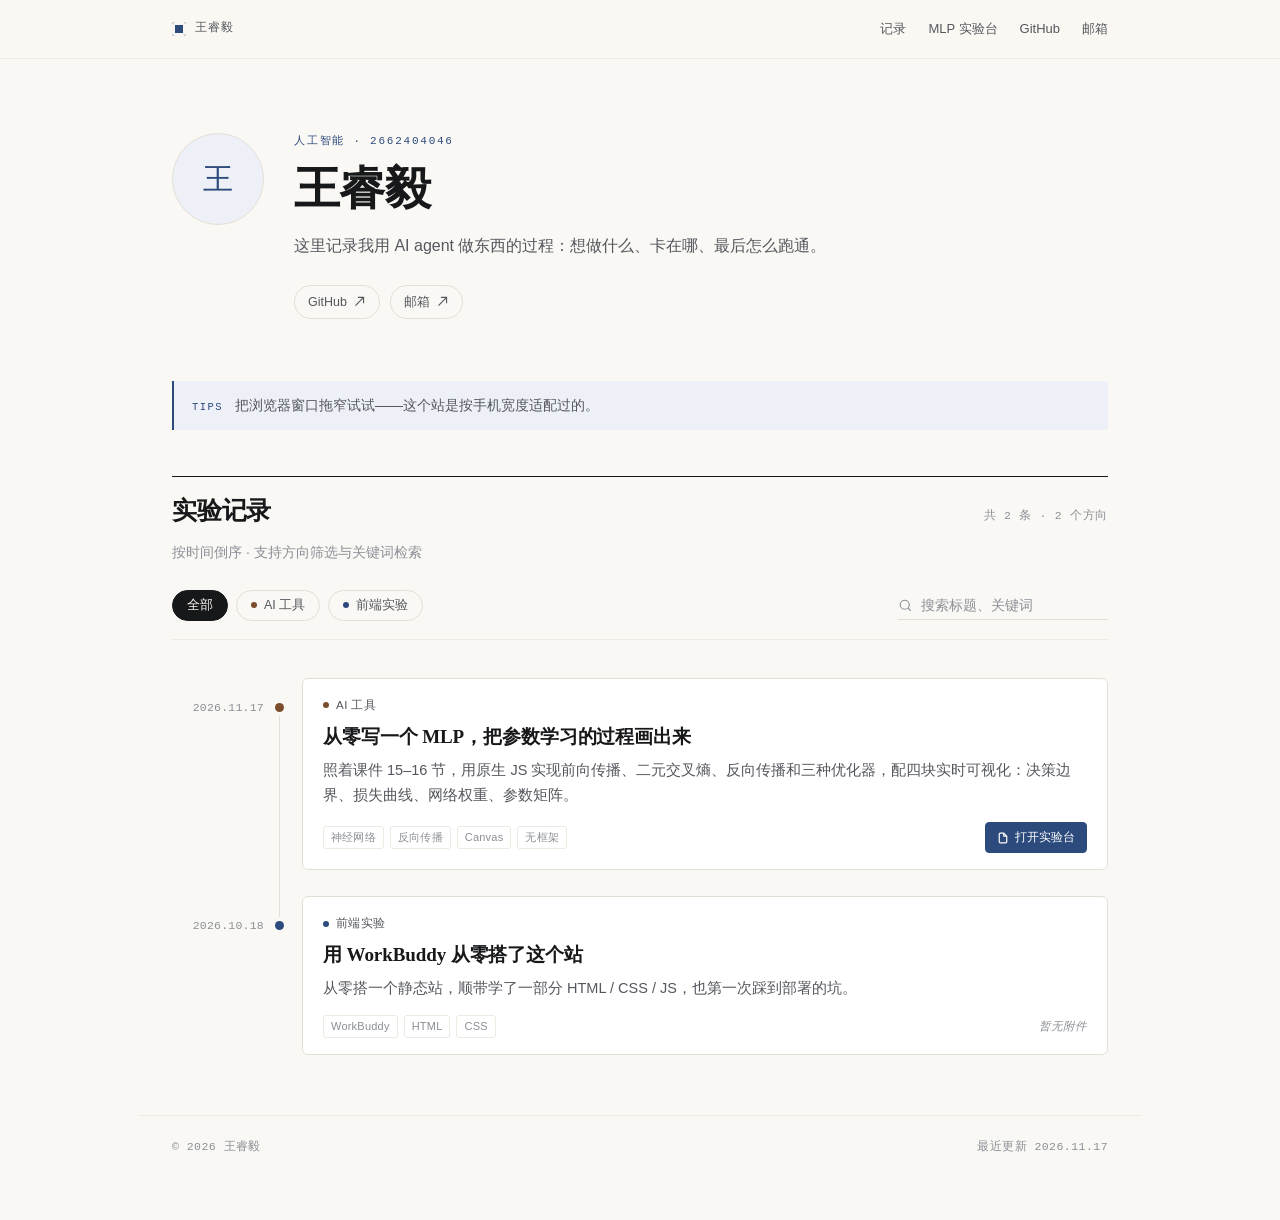
<file: index.html>
<!DOCTYPE html>
<html lang="zh-CN">
<head>
<meta charset="UTF-8">
<meta name="viewport" content="width=device-width, initial-scale=1">
<title>王睿毅 · 实验记录</title>
<meta name="description" content="用 AI agent 做东西的过程记录：想做什么、卡在哪、最后怎么跑通。">
<meta name="color-scheme" content="light">
<link rel="icon" href="data:image/svg+xml,%3Csvg xmlns='http://www.w3.org/2000/svg' viewBox='0 0 32 32'%3E%3Crect width='32' height='32' rx='7' fill='%232C4A7C'/%3E%3Cpath d='M10 9h12v2.4H12.6v3.2H20V17h-7.4v3.4H22V23H10z' fill='%23FAF8F4'/%3E%3C/svg%3E">
<link rel="stylesheet" href="assets/css/style.css">
</head>
<body>
<a class="skip-link" href="#main">跳到主要内容</a>

<header class="topbar">
  <div class="wrap topbar__inner">
    <a class="brand" href="./"><span class="brand__mark" aria-hidden="true"></span><span id="brand-name">实验记录</span></a>
    <nav class="topnav" id="topnav" aria-label="站内导航"></nav>
  </div>
</header>

<main id="main">

  <section class="hero wrap" aria-labelledby="hero-name">
    <div class="hero__avatar" id="avatar" aria-hidden="true"></div>
    <div class="hero__body">
      <p class="eyebrow" id="tagline"></p>
      <h1 class="hero__name" id="hero-name"></h1>
      <p class="hero__bio" id="bio"></p>
      <div class="hero__meta" id="meta"></div>
    </div>
  </section>

  <!-- ================= 小 tips：每次刷新随机一条 =================
       提示语内容在 assets/js/data.js 末尾的 TIPS 数组里，改那里就行。
       样式和逻辑都写在这一块里，不用动其他文件。 -->
  <style>
    .tip {
      display: none;
      align-items: baseline;
      gap: 12px;
      margin: 0 0 46px;
      padding: 13px 18px;
      border-left: 2px solid var(--accent);
      background: var(--accent-wash);
      border-radius: 0 4px 4px 0;
    }
    .tip.is-ready {
      display: flex;
      animation: tipIn .38s cubic-bezier(.22, .61, .36, 1) both;
    }
    @keyframes tipIn {
      from { opacity: 0; transform: translateY(4px); }
      to { opacity: 1; transform: none; }
    }
    .tip__label {
      flex: 0 0 auto;
      font-family: var(--mono);
      font-size: 10.5px;
      letter-spacing: .14em;
      text-transform: uppercase;
      color: var(--accent);
    }
    .tip__text {
      margin: 0;
      font-size: 14px;
      line-height: 1.7;
      color: var(--ink-soft);
    }
    @media (max-width: 760px) {
      .tip { margin-bottom: 34px; padding: 11px 14px; }
      .tip__text { font-size: 13.5px; }
    }
  </style>

  <div class="wrap">
    <aside class="tip" id="tip">
      <span class="tip__label">Tips</span>
      <p class="tip__text" id="tip-text"></p>
    </aside>
  </div>

  <script>
    // 等 data.js 加载完再执行，否则拿不到 TIPS
    window.addEventListener("load", function () {
      var box = document.getElementById("tip");
      var text = document.getElementById("tip-text");
      if (!box || !text || typeof TIPS === "undefined" || !TIPS.length) return;

      // 记住上一条，刷新时避开它，保证每次看到的都不一样
      var last = sessionStorage.getItem("nailong-last-tip");
      var pool = TIPS.length > 1 ? TIPS.filter(function (t) { return t !== last; }) : TIPS;
      var pick = pool[Math.floor(Math.random() * pool.length)];

      text.textContent = pick;
      sessionStorage.setItem("nailong-last-tip", pick);
      box.classList.add("is-ready");
    });
  </script>

  <section class="work wrap" aria-labelledby="work-title">
    <div class="section-head">
      <h2 id="work-title">实验记录</h2>
      <p class="section-count" id="count" aria-live="polite"></p>
    </div>
    <p class="section-sub" id="work-sub">按时间倒序 · 支持方向筛选与关键词检索</p>

    <div class="toolbar">
      <div class="chips" id="chips" role="group" aria-label="按课程筛选"></div>
      <div class="search">
        <svg class="search__icon" viewBox="0 0 20 20" aria-hidden="true"><circle cx="9" cy="9" r="6"/><path d="M13.5 13.5 17 17"/></svg>
        <input id="search" type="search" placeholder="搜索标题、关键词" aria-label="搜索作业" autocomplete="off">
      </div>
    </div>

    <div class="timeline" id="timeline"></div>

    <div class="empty" id="empty" hidden>
      <p class="empty__title">没有匹配的记录</p>
      <p class="empty__hint">换个关键词，或点左侧「全部」。</p>
    </div>
  </section>

</main>

<footer class="footer wrap">
  <p class="footer__left" id="footer-note"></p>
  <p class="footer__right" id="footer-updated"></p>
</footer>

<script src="assets/js/data.js"></script>
<script src="assets/js/main.js"></script>
</body>
</html>
</file>
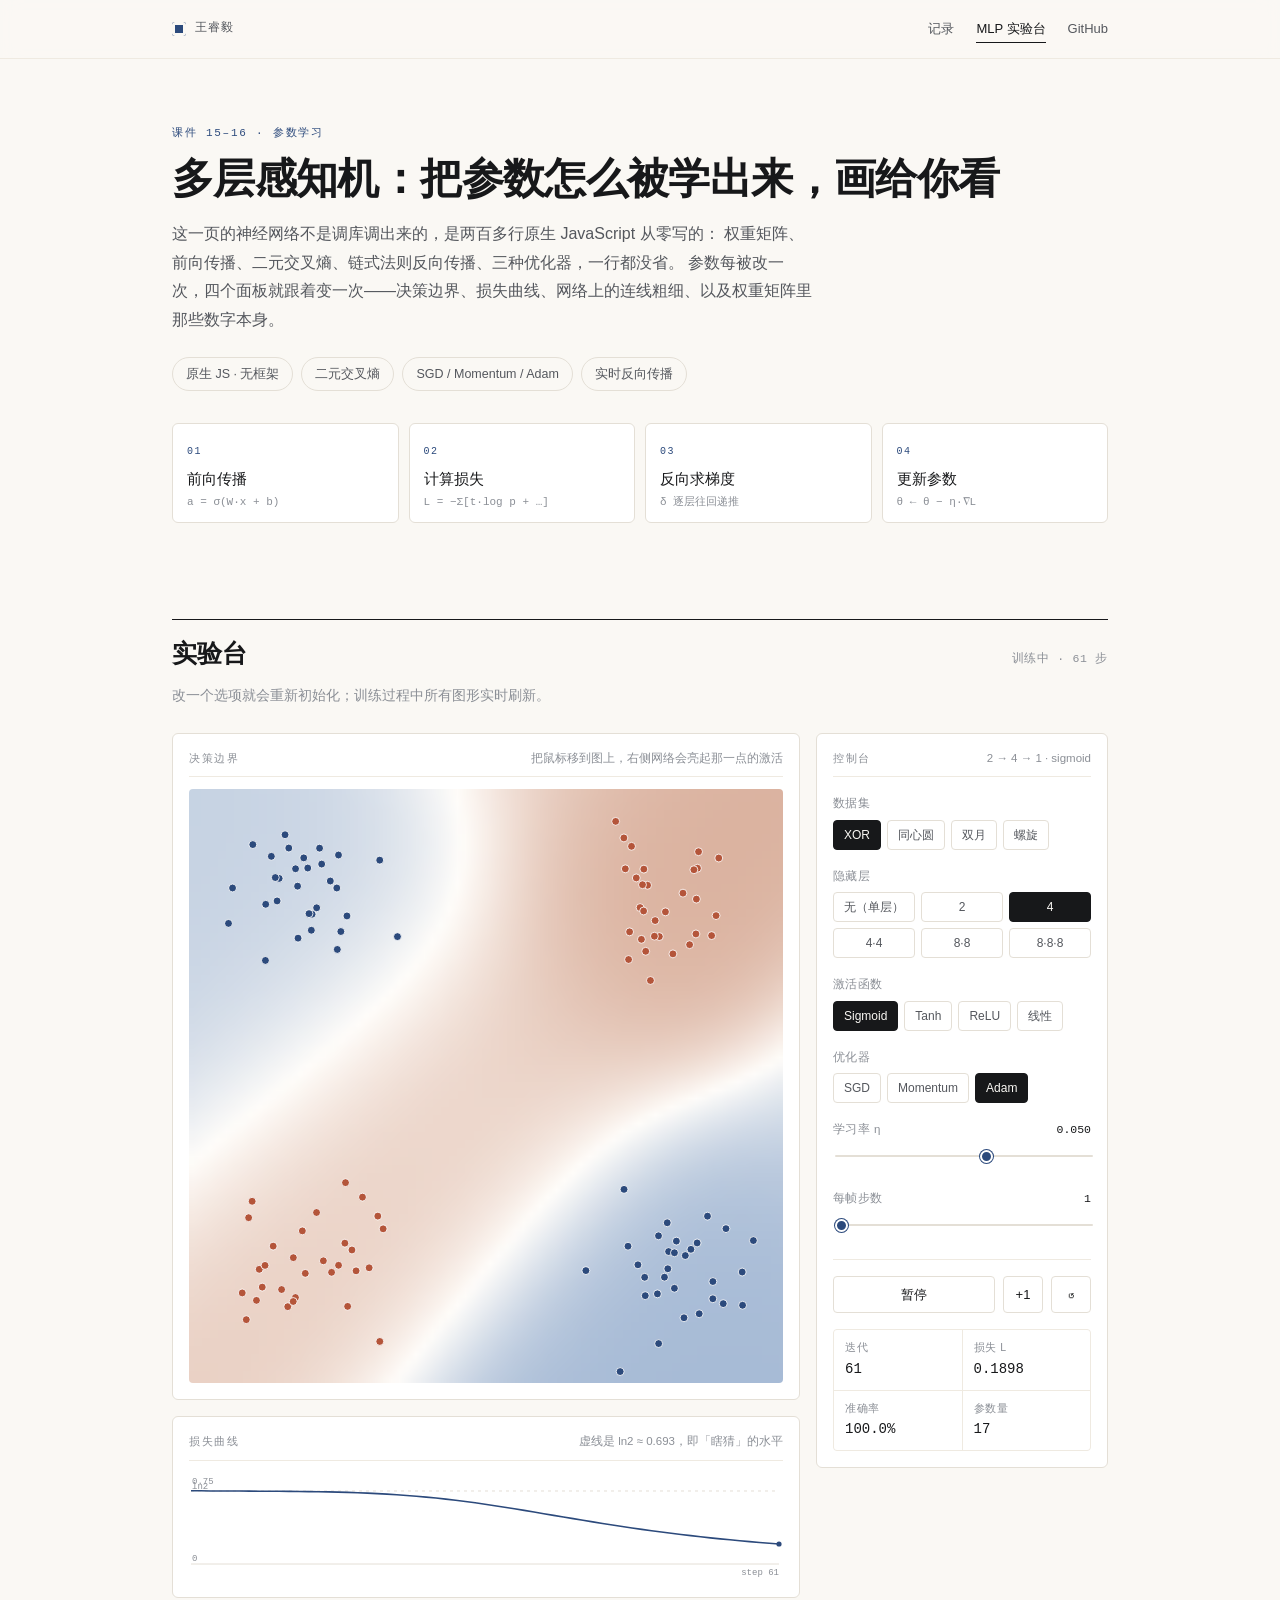
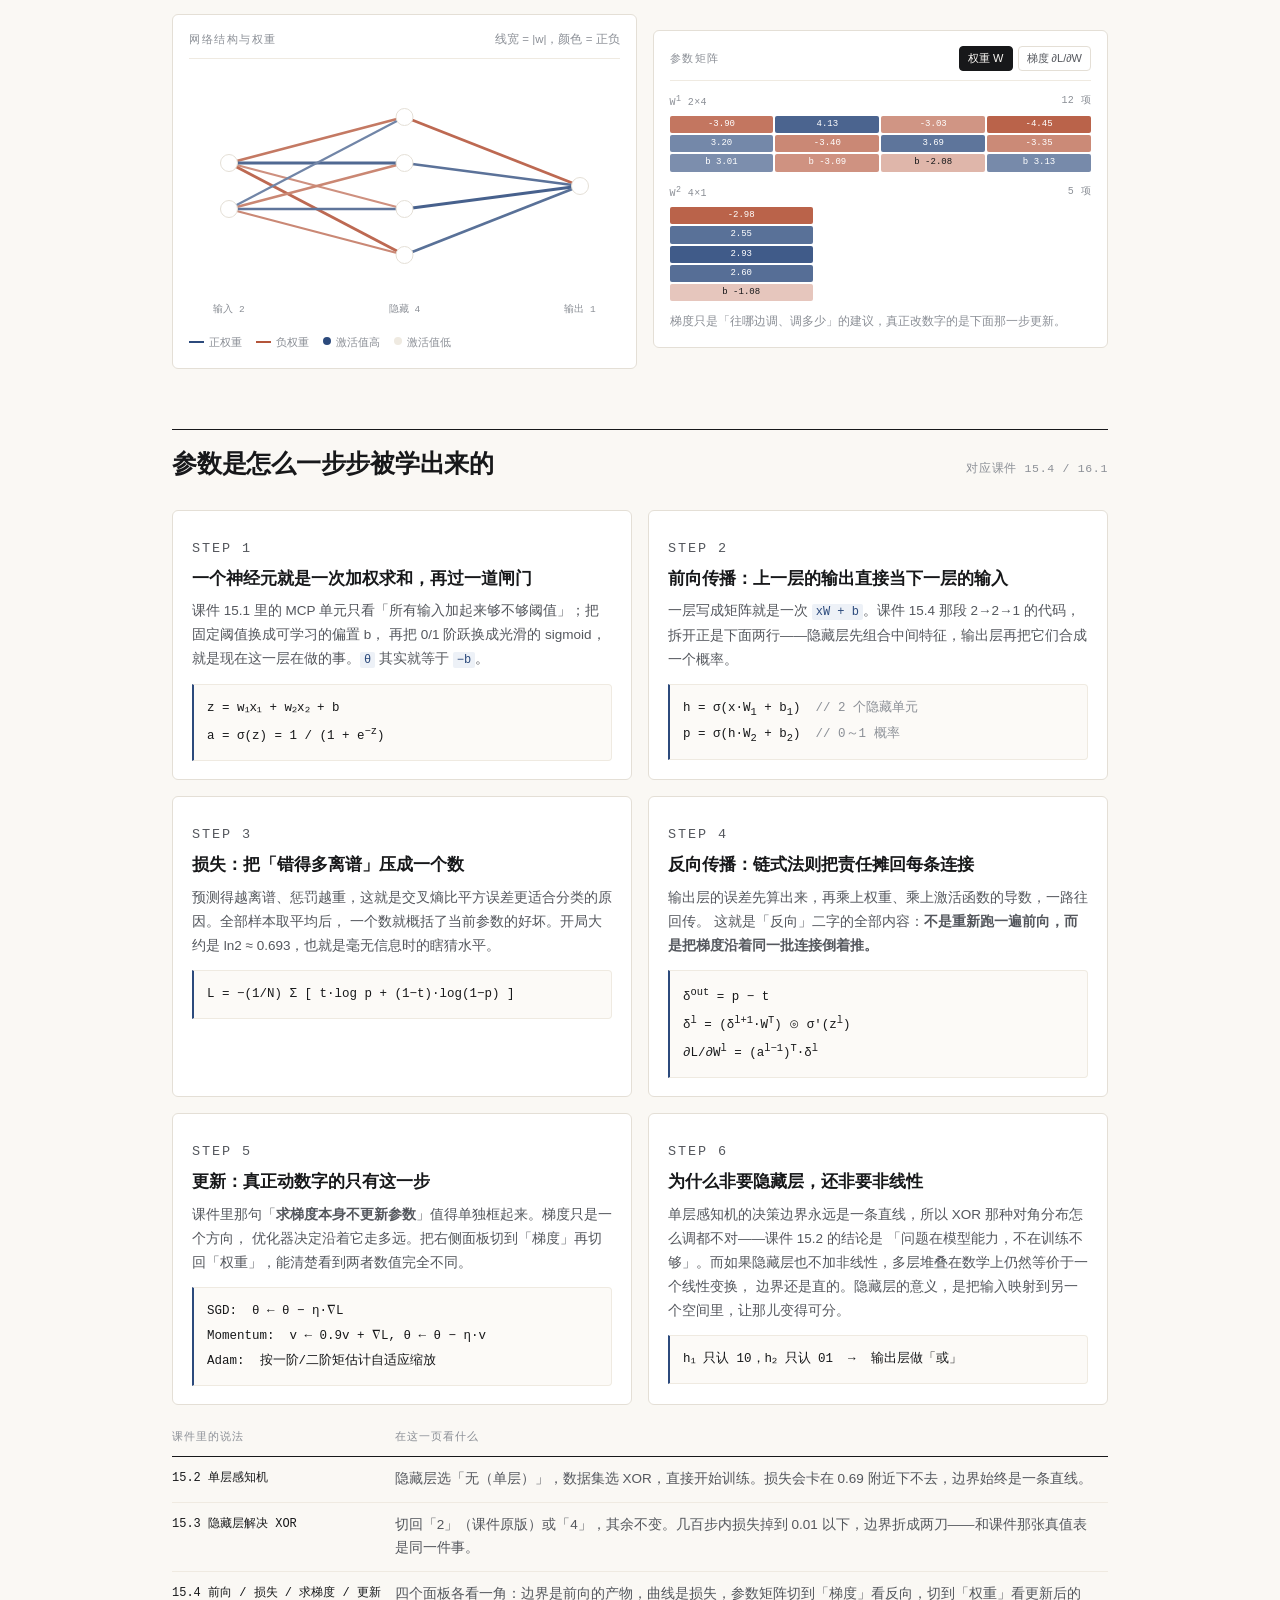
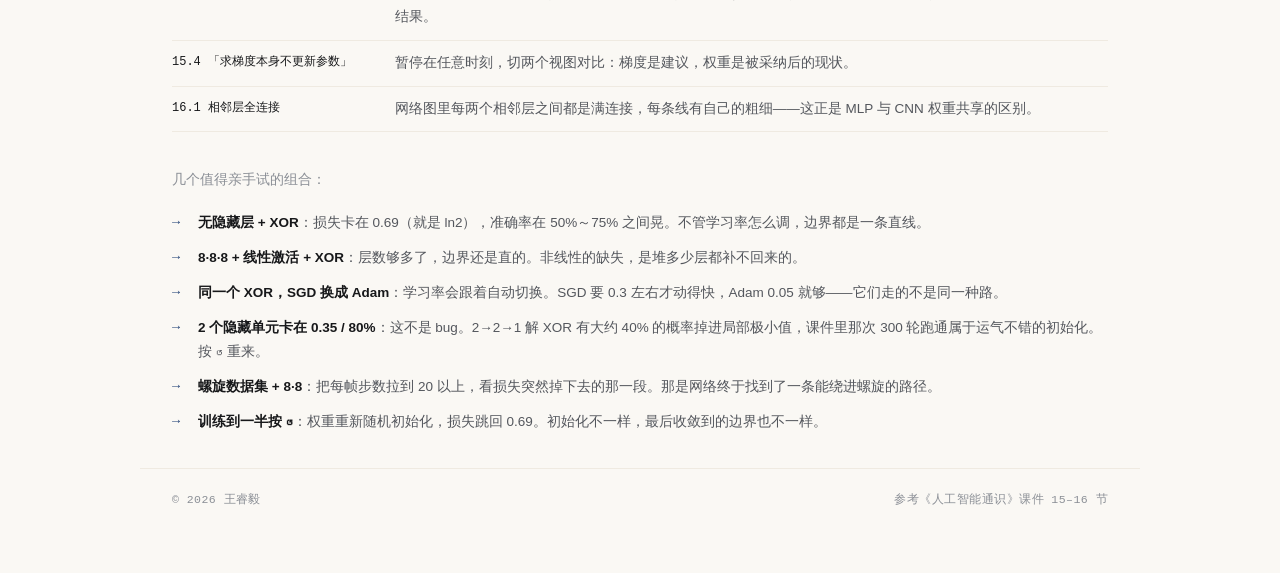
<file: mlp.html>
<!DOCTYPE html>
<html lang="zh-CN">
<head>
<meta charset="UTF-8">
<meta name="viewport" content="width=device-width, initial-scale=1">
<title>MLP 参数学习台 · 王睿毅</title>
<meta name="description" content="从零实现的多层感知机：前向传播、二元交叉熵、反向传播与参数更新，四个实时可视化面板。">
<meta name="color-scheme" content="light">
<link rel="icon" href="data:image/svg+xml,%3Csvg xmlns='http://www.w3.org/2000/svg' viewBox='0 0 32 32'%3E%3Crect width='32' height='32' rx='7' fill='%232C4A7C'/%3E%3Cpath d='M10 9h12v2.4H12.6v3.2H20V17h-7.4v3.4H22V23H10z' fill='%23FAF8F4'/%3E%3C/svg%3E">
<link rel="stylesheet" href="assets/css/style.css">

<!-- ================= 本页专用样式 =================
     只作用于 mlp.html，不改动 style.css，配色全部复用 :root 里的变量。 -->
<style>
  /* ---------- 页头 ---------- */
  .doc-head { padding-top: 66px; padding-bottom: 44px; }
  .doc-title {
    margin: 0;
    font-family: var(--serif);
    font-size: clamp(29px, 4.2vw, 42px);
    font-weight: 600;
    line-height: 1.15;
    letter-spacing: -.015em;
  }
  .doc-lede {
    margin: 17px 0 0;
    max-width: 40em;
    font-size: 16px;
    line-height: 1.8;
    color: var(--ink-soft);
  }
  .doc-meta { display: flex; flex-wrap: wrap; gap: 8px; margin-top: 22px; }

  /* ---------- 四步链条 ---------- */
  .chain {
    display: grid;
    grid-template-columns: repeat(4, minmax(0, 1fr));
    gap: 10px;
    margin-top: 32px;
  }
  .chain__item {
    padding: 12px 14px;
    background: var(--surface);
    border: 1px solid var(--line);
    border-radius: var(--radius);
  }
  .chain__no {
    font-family: var(--mono);
    font-size: 10px;
    letter-spacing: .14em;
    color: var(--accent);
  }
  .chain__name {
    display: block;
    margin-top: 5px;
    font-family: var(--serif);
    font-size: 15px;
    color: var(--ink);
  }
  .chain__sub {
    display: block;
    margin-top: 3px;
    font-family: var(--mono);
    font-size: 11px;
    line-height: 1.5;
    color: var(--ink-faint);
  }

  /* ---------- 面板通用 ---------- */
  .lab { margin-top: 52px; }
  .panel {
    background: var(--surface);
    border: 1px solid var(--line);
    border-radius: var(--radius);
    padding: 15px 16px 16px;
  }
  .panel + .panel { margin-top: 16px; }
  .panel__head {
    display: flex;
    align-items: baseline;
    justify-content: space-between;
    gap: 12px;
    margin: 0 0 12px;
    padding-bottom: 9px;
    border-bottom: 1px solid var(--line-soft);
  }
  .panel__title {
    margin: 0;
    font-family: var(--mono);
    font-size: 10.5px;
    letter-spacing: .15em;
    text-transform: uppercase;
    color: var(--ink-faint);
  }
  .panel__note { margin: 0; font-size: 11.5px; color: var(--ink-faint); }

  .lab__grid {
    display: grid;
    grid-template-columns: minmax(0, 1fr) 292px;
    gap: 16px;
    align-items: start;
  }
  .lab__row2 {
    display: grid;
    grid-template-columns: minmax(0, 1.02fr) minmax(0, 1fr);
    gap: 16px;
    margin-top: 16px;
    align-items: start;
  }

  #plane {
    display: block;
    width: 100%;
    aspect-ratio: 1 / 1;
    border-radius: 4px;
    background: #fff;
    cursor: crosshair;
  }
  #loss { display: block; width: 100%; height: 108px; }
  #net  { display: block; width: 100%; height: 252px; }

  /* ---------- 控件 ---------- */
  .ctl { margin-top: 17px; }
  .ctl:first-of-type { margin-top: 0; }
  .ctl__label {
    display: flex;
    align-items: baseline;
    justify-content: space-between;
    gap: 10px;
    margin-bottom: 7px;
    font-size: 11.5px;
    letter-spacing: .04em;
    color: var(--ink-faint);
  }
  .ctl__val {
    font-family: var(--mono);
    font-size: 11.5px;
    letter-spacing: 0;
    color: var(--ink);
  }
  .seg { display: flex; flex-wrap: wrap; gap: 6px; }
  /* 隐藏层有 6 个选项，排成 3 列两行比随便折行整齐 */
  #seg-arch { display: grid; grid-template-columns: repeat(3, minmax(0, 1fr)); }
  #seg-arch button { padding-left: 4px; padding-right: 4px; }
  .seg button {
    appearance: none;
    cursor: pointer;
    padding: 5px 10px;
    border: 1px solid var(--line);
    border-radius: 4px;
    background: transparent;
    color: var(--ink-soft);
    font-family: var(--sans);
    font-size: 12px;
    line-height: 1.5;
    transition: border-color .16s ease, color .16s ease, background .16s ease;
  }
  .seg button:hover { border-color: var(--ink-faint); color: var(--ink); }
  .seg button[aria-pressed="true"] {
    background: var(--ink);
    border-color: var(--ink);
    color: var(--paper);
  }

  input[type="range"] {
    -webkit-appearance: none;
    appearance: none;
    width: 100%;
    height: 16px;
    background: transparent;
    cursor: pointer;
  }
  input[type="range"]::-webkit-slider-runnable-track {
    height: 2px;
    background: var(--line);
    border-radius: 2px;
  }
  input[type="range"]::-webkit-slider-thumb {
    -webkit-appearance: none;
    width: 13px;
    height: 13px;
    margin-top: -5.5px;
    border-radius: 50%;
    background: var(--accent);
    border: 2px solid var(--surface);
    box-shadow: 0 0 0 1px var(--accent);
  }
  input[type="range"]::-moz-range-track {
    height: 2px;
    background: var(--line);
    border-radius: 2px;
  }
  input[type="range"]::-moz-range-thumb {
    width: 11px;
    height: 11px;
    border-radius: 50%;
    background: var(--accent);
    border: 2px solid var(--surface);
    box-shadow: 0 0 0 1px var(--accent);
  }

  .lab__actions {
    display: flex;
    flex-wrap: wrap;
    gap: 8px;
    margin-top: 18px;
    padding-top: 16px;
    border-top: 1px solid var(--line-soft);
  }
  .btn2 {
    flex: 1 1 0;
    cursor: pointer;
    padding: 8px 10px;
    border: 1px solid var(--line);
    border-radius: 4px;
    background: transparent;
    color: var(--ink);
    font-family: var(--sans);
    font-size: 13px;
    line-height: 1.5;
    white-space: nowrap;
    transition: all .16s ease;
  }
  .btn2:hover { border-color: var(--ink-faint); background: #FCFAF7; }
  .btn2--primary {
    background: var(--accent);
    border-color: var(--accent);
    color: #fff;
  }
  .btn2--primary:hover { background: #243D66; border-color: #243D66; color: #fff; }
  .btn2--icon { flex: 0 0 40px; }

  .lab__hint {
    margin: 12px 0 0;
    padding: 9px 11px;
    border-radius: 4px;
    background: var(--accent-wash);
    font-size: 12px;
    line-height: 1.7;
    color: var(--ink-soft);
  }
  .lab__hint[hidden] { display: none; }
  .lab__hint b { color: var(--ink); font-weight: 600; }

  /* ---------- 读数 ---------- */
  .readout {
    display: grid;
    grid-template-columns: 1fr 1fr;
    gap: 1px;
    margin: 16px 0 0;
    background: var(--line-soft);
    border: 1px solid var(--line-soft);
    border-radius: 4px;
    overflow: hidden;
  }
  .readout > div { background: var(--surface); padding: 9px 11px; }
  .readout dt {
    margin: 0 0 2px;
    font-size: 10.5px;
    letter-spacing: .06em;
    color: var(--ink-faint);
  }
  .readout dd {
    margin: 0;
    font-family: var(--mono);
    font-size: 14px;
    color: var(--ink);
  }

  /* ---------- 参数矩阵 ---------- */
  .mx { display: flex; flex-direction: column; gap: 12px; }
  .mx__cap {
    display: flex;
    justify-content: space-between;
    gap: 8px;
    margin-bottom: 5px;
    font-family: var(--mono);
    font-size: 10px;
    letter-spacing: .04em;
    color: var(--ink-faint);
  }
  .mx__grid { display: grid; gap: 2px; }
  .mx__cell {
    padding: 3px 0;
    border-radius: 2px;
    font-family: var(--mono);
    font-size: 9px;
    line-height: 1.25;
    text-align: center;
    color: #fff;
    transition: background-color .12s linear;
  }
  .mx__empty { font-size: 12px; color: var(--ink-faint); }

  .legend {
    display: flex;
    flex-wrap: wrap;
    gap: 14px;
    margin-top: 11px;
    font-size: 11px;
    color: var(--ink-faint);
  }
  .legend i {
    display: inline-block;
    width: 15px;
    height: 2px;
    margin-right: 5px;
    vertical-align: 3px;
  }
  .legend i.dotmark {
    width: 8px;
    height: 8px;
    border-radius: 50%;
    vertical-align: 1px;
  }

  /* ---------- 讲解区 ---------- */
  .notes { margin-top: 60px; }
  .note-grid {
    display: grid;
    grid-template-columns: repeat(2, minmax(0, 1fr));
    gap: 16px;
    margin-top: 26px;
  }
  .note {
    padding: 17px 19px 18px;
    background: var(--surface);
    border: 1px solid var(--line);
    border-radius: var(--radius);
  }
  .note__kicker {
    margin: 0;
    font-family: var(--mono);
    font-size: 10px;
    letter-spacing: .14em;
    text-transform: uppercase;
    color: var(--accent);
  }
  .note h3 {
    margin: 6px 0 0;
    font-family: var(--serif);
    font-size: 17px;
    font-weight: 600;
    line-height: 1.4;
  }
  .note p {
    margin: 9px 0 0;
    font-size: 13.5px;
    line-height: 1.78;
    color: var(--ink-soft);
  }
  .note p code {
    font-family: var(--mono);
    font-size: 12px;
    padding: 1px 4px;
    border-radius: 2px;
    background: var(--accent-wash);
    color: var(--accent);
  }
  .formula {
    margin: 12px 0 0;
    padding: 11px 13px;
    overflow-x: auto;
    white-space: nowrap;
    background: #FCFAF7;
    border: 1px solid var(--line-soft);
    border-left: 2px solid var(--accent);
    border-radius: 0 4px 4px 0;
    font-family: var(--mono);
    font-size: 12.5px;
    line-height: 2;
    color: var(--ink);
  }
  .formula span { color: var(--ink-faint); }

  .map {
    width: 100%;
    margin-top: 24px;
    border-collapse: collapse;
    font-size: 13.5px;
  }
  .map th {
    padding: 0 14px 10px 0;
    border-bottom: 1px solid var(--ink);
    font-family: var(--mono);
    font-size: 10.5px;
    font-weight: 400;
    letter-spacing: .1em;
    text-transform: uppercase;
    text-align: left;
    color: var(--ink-faint);
  }
  .map td {
    padding: 11px 14px 11px 0;
    border-bottom: 1px solid var(--line-soft);
    vertical-align: top;
    line-height: 1.7;
    color: var(--ink-soft);
  }
  .map td:first-child {
    font-family: var(--mono);
    font-size: 12px;
    white-space: nowrap;
    color: var(--ink);
  }

  .tries {
    display: grid;
    gap: 11px;
    margin: 20px 0 0;
    padding: 0;
    list-style: none;
  }
  .tries li {
    position: relative;
    padding-left: 26px;
    font-size: 13.5px;
    line-height: 1.78;
    color: var(--ink-soft);
  }
  .tries li::before {
    content: "→";
    position: absolute;
    left: 0;
    top: 0;
    font-family: var(--mono);
    color: var(--accent);
  }
  .tries b { color: var(--ink); font-weight: 600; }

  .sr-only {
    position: absolute;
    width: 1px; height: 1px;
    margin: -1px; padding: 0;
    overflow: hidden;
    clip: rect(0 0 0 0);
    white-space: nowrap;
    border: 0;
  }

  /* ---------- 响应式 ---------- */
  @media (max-width: 880px) {
    .lab__grid, .lab__row2, .note-grid { grid-template-columns: minmax(0, 1fr); }
    .chain { grid-template-columns: repeat(2, minmax(0, 1fr)); }
    .doc-head { padding-top: 44px; padding-bottom: 34px; }
    #net { height: 226px; }
  }
  @media (max-width: 560px) {
    .chain { grid-template-columns: minmax(0, 1fr); }
    .doc-lede { font-size: 15px; }
    .map td:first-child { white-space: normal; }
  }
</style>
</head>
<body>
<a class="skip-link" href="#main">跳到主要内容</a>

<header class="topbar">
  <div class="wrap topbar__inner">
    <a class="brand" href="index.html"><span class="brand__mark" aria-hidden="true"></span>王睿毅</a>
    <nav class="topnav" aria-label="站内导航">
      <a href="index.html">记录</a>
      <a href="mlp.html" aria-current="page">MLP 实验台</a>
      <a href="https://github.com/WrYb118" target="_blank" rel="noopener">GitHub</a>
    </nav>
  </div>
</header>
<style>
  .topnav a[aria-current="page"] { color: var(--ink); }
  .topnav a[aria-current="page"]::after { transform: scaleX(1); }
</style>

<main id="main">

  <section class="doc-head wrap">
    <p class="eyebrow">课件 15–16 · 参数学习</p>
    <h1 class="doc-title">多层感知机：把参数怎么被学出来，画给你看</h1>
    <p class="doc-lede">
      这一页的神经网络不是调库调出来的，是两百多行原生 JavaScript 从零写的：
      权重矩阵、前向传播、二元交叉熵、链式法则反向传播、三种优化器，一行都没省。
      参数每被改一次，四个面板就跟着变一次——决策边界、损失曲线、网络上的连线粗细、以及权重矩阵里那些数字本身。
    </p>
    <div class="doc-meta">
      <span class="pill">原生 JS · 无框架</span>
      <span class="pill">二元交叉熵</span>
      <span class="pill">SGD / Momentum / Adam</span>
      <span class="pill">实时反向传播</span>
    </div>

    <div class="chain">
      <div class="chain__item">
        <span class="chain__no">01</span>
        <span class="chain__name">前向传播</span>
        <span class="chain__sub">a = σ(W·x + b)</span>
      </div>
      <div class="chain__item">
        <span class="chain__no">02</span>
        <span class="chain__name">计算损失</span>
        <span class="chain__sub">L = −Σ[t·log p + …]</span>
      </div>
      <div class="chain__item">
        <span class="chain__no">03</span>
        <span class="chain__name">反向求梯度</span>
        <span class="chain__sub">δ 逐层往回递推</span>
      </div>
      <div class="chain__item">
        <span class="chain__no">04</span>
        <span class="chain__name">更新参数</span>
        <span class="chain__sub">θ ← θ − η·∇L</span>
      </div>
    </div>
  </section>

  <!-- ================= 实验台 ================= -->
  <section class="lab wrap" aria-labelledby="lab-title">
    <div class="section-head">
      <h2 id="lab-title">实验台</h2>
      <p class="section-count"><span id="status-line" aria-live="polite">已暂停</span></p>
    </div>
    <p class="section-sub">改一个选项就会重新初始化；训练过程中所有图形实时刷新。</p>

    <div class="lab__grid" style="margin-top:26px">

      <!-- 左：两块画布 -->
      <div>
        <div class="panel">
          <div class="panel__head">
            <p class="panel__title">决策边界</p>
            <p class="panel__note" id="plane-note">把鼠标移到图上，右侧网络会亮起那一点的激活</p>
          </div>
          <canvas id="plane" role="img" aria-label="二维平面上模型输出的概率分布与训练数据点"></canvas>
        </div>

        <div class="panel">
          <div class="panel__head">
            <p class="panel__title">损失曲线</p>
            <p class="panel__note">虚线是 ln2 ≈ 0.693，即「瞎猜」的水平</p>
          </div>
          <canvas id="loss" role="img" aria-label="训练损失随迭代次数的变化曲线"></canvas>
        </div>
      </div>

      <!-- 右：控制台 -->
      <aside class="panel">
        <div class="panel__head">
          <p class="panel__title">控制台</p>
          <p class="panel__note" id="arch-note">2 → 4 → 1</p>
        </div>

        <div class="ctl">
          <div class="ctl__label"><span>数据集</span></div>
          <div class="seg" id="seg-data" role="group" aria-label="选择数据集">
            <button type="button" data-v="xor" aria-pressed="true">XOR</button>
            <button type="button" data-v="circle" aria-pressed="false">同心圆</button>
            <button type="button" data-v="moons" aria-pressed="false">双月</button>
            <button type="button" data-v="spiral" aria-pressed="false">螺旋</button>
          </div>
        </div>

        <div class="ctl">
          <div class="ctl__label"><span>隐藏层</span></div>
          <div class="seg" id="seg-arch" role="group" aria-label="选择隐藏层结构">
            <button type="button" data-v="none" aria-pressed="false">无（单层）</button>
            <button type="button" data-v="2" aria-pressed="false">2</button>
            <button type="button" data-v="4" aria-pressed="true">4</button>
            <button type="button" data-v="4,4" aria-pressed="false">4·4</button>
            <button type="button" data-v="8,8" aria-pressed="false">8·8</button>
            <button type="button" data-v="8,8,8" aria-pressed="false">8·8·8</button>
          </div>
        </div>

        <div class="ctl">
          <div class="ctl__label"><span>激活函数</span></div>
          <div class="seg" id="seg-act" role="group" aria-label="选择激活函数">
            <button type="button" data-v="sigmoid" aria-pressed="true">Sigmoid</button>
            <button type="button" data-v="tanh" aria-pressed="false">Tanh</button>
            <button type="button" data-v="relu" aria-pressed="false">ReLU</button>
            <button type="button" data-v="linear" aria-pressed="false">线性</button>
          </div>
        </div>

        <div class="ctl">
          <div class="ctl__label"><span>优化器</span></div>
          <div class="seg" id="seg-opt" role="group" aria-label="选择优化器">
            <button type="button" data-v="sgd" aria-pressed="false">SGD</button>
            <button type="button" data-v="momentum" aria-pressed="false">Momentum</button>
            <button type="button" data-v="adam" aria-pressed="true">Adam</button>
          </div>
        </div>

        <div class="ctl">
          <div class="ctl__label">
            <span>学习率 η</span>
            <span class="ctl__val" id="lr-val">0.050</span>
          </div>
          <input id="lr" type="range" min="1" max="60" step="1" value="34" aria-label="学习率">
        </div>

        <div class="ctl">
          <div class="ctl__label">
            <span>每帧步数</span>
            <span class="ctl__val" id="speed-val">1</span>
          </div>
          <input id="speed" type="range" min="1" max="40" step="1" value="1" aria-label="每帧训练步数">
        </div>

        <div class="lab__actions">
          <button type="button" class="btn2 btn2--primary" id="run">开始训练</button>
          <button type="button" class="btn2 btn2--icon" id="step1" aria-label="单步训练一次" title="单步训练一次">+1</button>
          <button type="button" class="btn2 btn2--icon" id="reset" aria-label="重新初始化参数" title="重新初始化参数">↺</button>
        </div>

        <p class="lab__hint" id="stuck" hidden></p>

        <dl class="readout">
          <div><dt>迭代</dt><dd id="r-step">0</dd></div>
          <div><dt>损失 L</dt><dd id="r-loss">—</dd></div>
          <div><dt>准确率</dt><dd id="r-acc">—</dd></div>
          <div><dt>参数量</dt><dd id="r-params">—</dd></div>
        </dl>
      </aside>
    </div>

    <!-- 下：网络结构 + 参数矩阵 -->
    <div class="lab__row2">
      <div class="panel">
        <div class="panel__head">
          <p class="panel__title">网络结构与权重</p>
          <p class="panel__note">线宽 = |w|，颜色 = 正负</p>
        </div>
        <canvas id="net" role="img" aria-label="网络结构图，连线的粗细与颜色表示权重的大小与正负"></canvas>
        <div class="legend">
          <span><i style="background:#2C4A7C"></i>正权重</span>
          <span><i style="background:#B4553A"></i>负权重</span>
          <span><i class="dotmark" style="background:#2C4A7C"></i>激活值高</span>
          <span><i class="dotmark" style="background:#EFEAE1"></i>激活值低</span>
        </div>
      </div>

      <div class="panel">
        <div class="panel__head">
          <p class="panel__title">参数矩阵</p>
          <div class="seg" id="seg-view" role="group" aria-label="切换查看权重或梯度" style="gap:5px">
            <button type="button" data-v="w" aria-pressed="true" style="padding:3px 8px;font-size:11px">权重 W</button>
            <button type="button" data-v="g" aria-pressed="false" style="padding:3px 8px;font-size:11px">梯度 ∂L/∂W</button>
          </div>
        </div>
        <div class="mx" id="mx-box"></div>
        <p class="panel__note" id="mx-note" style="margin-top:11px">
          梯度只是「往哪边调、调多少」的建议，真正改数字的是下面那一步更新。
        </p>
      </div>
    </div>
  </section>

  <!-- ================= 讲解区 ================= -->
  <section class="notes wrap" aria-labelledby="notes-title">
    <div class="section-head">
      <h2 id="notes-title">参数是怎么一步步被学出来的</h2>
      <p class="section-count">对应课件 15.4 / 16.1</p>
    </div>

    <div class="note-grid">

      <article class="note">
        <p class="note__kicker">Step 1</p>
        <h3>一个神经元就是一次加权求和，再过一道闸门</h3>
        <p>
          课件 15.1 里的 MCP 单元只看「所有输入加起来够不够阈值」；把固定阈值换成可学习的偏置 b，
          再把 0/1 阶跃换成光滑的 sigmoid，就是现在这一层在做的事。<code>θ</code> 其实就等于 <code>−b</code>。
        </p>
        <div class="formula">z = w₁x₁ + w₂x₂ + b<br>a = σ(z) = 1 / (1 + e<sup>−z</sup>)</div>
      </article>

      <article class="note">
        <p class="note__kicker">Step 2</p>
        <h3>前向传播：上一层的输出直接当下一层的输入</h3>
        <p>
          一层写成矩阵就是一次 <code>xW + b</code>。课件 15.4 那段 2→2→1 的代码，
          拆开正是下面两行——隐藏层先组合中间特征，输出层再把它们合成一个概率。
        </p>
        <div class="formula">h = σ(x·W<sub>1</sub> + b<sub>1</sub>)&nbsp;&nbsp;<span>// 2 个隐藏单元</span><br>p = σ(h·W<sub>2</sub> + b<sub>2</sub>)&nbsp;&nbsp;<span>// 0～1 概率</span></div>
      </article>

      <article class="note">
        <p class="note__kicker">Step 3</p>
        <h3>损失：把「错得多离谱」压成一个数</h3>
        <p>
          预测得越离谱、惩罚越重，这就是交叉熵比平方误差更适合分类的原因。全部样本取平均后，
          一个数就概括了当前参数的好坏。开局大约是 ln2 ≈ 0.693，也就是毫无信息时的瞎猜水平。
        </p>
        <div class="formula">L = −(1/N) Σ [ t·log p + (1−t)·log(1−p) ]</div>
      </article>

      <article class="note">
        <p class="note__kicker">Step 4</p>
        <h3>反向传播：链式法则把责任摊回每条连接</h3>
        <p>
          输出层的误差先算出来，再乘上权重、乘上激活函数的导数，一路往回传。
          这就是「反向」二字的全部内容：<b>不是重新跑一遍前向，而是把梯度沿着同一批连接倒着推。</b>
        </p>
        <div class="formula">δ<sup>out</sup> = p − t<br>δ<sup>l</sup> = (δ<sup>l+1</sup>·W<sup>T</sup>) ⊙ σ′(z<sup>l</sup>)<br>∂L/∂W<sup>l</sup> = (a<sup>l−1</sup>)<sup>T</sup>·δ<sup>l</sup></div>
      </article>

      <article class="note">
        <p class="note__kicker">Step 5</p>
        <h3>更新：真正动数字的只有这一步</h3>
        <p>
          课件里那句「<b>求梯度本身不更新参数</b>」值得单独框起来。梯度只是一个方向，
          优化器决定沿着它走多远。把右侧面板切到「梯度」再切回「权重」，能清楚看到两者数值完全不同。
        </p>
        <div class="formula">SGD:&nbsp;&nbsp;θ ← θ − η·∇L<br>Momentum:&nbsp;&nbsp;v ← 0.9v + ∇L,&nbsp;θ ← θ − η·v<br>Adam:&nbsp;&nbsp;按一阶/二阶矩估计自适应缩放</div>
      </article>

      <article class="note">
        <p class="note__kicker">Step 6</p>
        <h3>为什么非要隐藏层，还非要非线性</h3>
        <p>
          单层感知机的决策边界永远是一条直线，所以 XOR 那种对角分布怎么调都不对——课件 15.2 的结论是
          「问题在模型能力，不在训练不够」。而如果隐藏层也不加非线性，多层堆叠在数学上仍然等价于一个线性变换，
          边界还是直的。隐藏层的意义，是把输入映射到另一个空间里，让那儿变得可分。
        </p>
        <div class="formula">h₁ 只认 10，h₂ 只认 01&nbsp;&nbsp;→&nbsp;&nbsp;输出层做「或」</div>
      </article>

    </div>

    <table class="map">
      <caption class="sr-only">课件内容与本页可视化的对应关系</caption>
      <thead>
        <tr><th>课件里的说法</th><th>在这一页看什么</th></tr>
      </thead>
      <tbody>
        <tr>
          <td>15.2 单层感知机</td>
          <td>隐藏层选「无（单层）」，数据集选 XOR，直接开始训练。损失会卡在 0.69 附近下不去，边界始终是一条直线。</td>
        </tr>
        <tr>
          <td>15.3 隐藏层解决 XOR</td>
          <td>切回「2」（课件原版）或「4」，其余不变。几百步内损失掉到 0.01 以下，边界折成两刀——和课件那张真值表是同一件事。</td>
        </tr>
        <tr>
          <td>15.4 前向 / 损失 / 求梯度 / 更新</td>
          <td>四个面板各看一角：边界是前向的产物，曲线是损失，参数矩阵切到「梯度」看反向，切到「权重」看更新后的结果。</td>
        </tr>
        <tr>
          <td>15.4 「求梯度本身不更新参数」</td>
          <td>暂停在任意时刻，切两个视图对比：梯度是建议，权重是被采纳后的现状。</td>
        </tr>
        <tr>
          <td>16.1 相邻层全连接</td>
          <td>网络图里每两个相邻层之间都是满连接，每条线有自己的粗细——这正是 MLP 与 CNN 权重共享的区别。</td>
        </tr>
      </tbody>
    </table>

    <p class="section-sub" style="margin-top:36px">几个值得亲手试的组合：</p>
    <ul class="tries">
      <li><b>无隐藏层 + XOR</b>：损失卡在 0.69（就是 ln2），准确率在 50%～75% 之间晃。不管学习率怎么调，边界都是一条直线。</li>
      <li><b>8·8·8 + 线性激活 + XOR</b>：层数够多了，边界还是直的。非线性的缺失，是堆多少层都补不回来的。</li>
      <li><b>同一个 XOR，SGD 换成 Adam</b>：学习率会跟着自动切换。SGD 要 0.3 左右才动得快，Adam 0.05 就够——它们走的不是同一种路。</li>
      <li><b>2 个隐藏单元卡在 0.35 / 80%</b>：这不是 bug。2→2→1 解 XOR 有大约 40% 的概率掉进局部极小值，课件里那次 300 轮跑通属于运气不错的初始化。按 ↺ 重来。</li>
      <li><b>螺旋数据集 + 8·8</b>：把每帧步数拉到 20 以上，看损失突然掉下去的那一段。那是网络终于找到了一条能绕进螺旋的路径。</li>
      <li><b>训练到一半按 ↺</b>：权重重新随机初始化，损失跳回 0.69。初始化不一样，最后收敛到的边界也不一样。</li>
    </ul>
  </section>

</main>

<footer class="footer wrap">
  <p class="footer__left">© 2026 王睿毅</p>
  <p class="footer__right">参考《人工智能通识》课件 15–16 节</p>
</footer>

<script>
/* ==========================================================================
   MLP 参数学习台
   --------------------------------------------------------------------------
   全部为原生实现，没有引入任何库：
     · Net        权重矩阵、前向传播、反向传播、三种优化器
     · Datasets   四组二维数据，固定随机种子，保证可复现
     · Renderers  决策边界 / 损失曲线 / 网络结构 / 参数矩阵
   坐标约定：数据在 [-1, 1] × [-1, 1]，y 轴向上为正，画到 canvas 上时才翻转。
   ========================================================================== */

(function () {
  "use strict";

  /* ---------------- 常量 ---------------- */

  var POS = "#2C4A7C";      // 正权重
  var NEG = "#B4553A";      // 负权重
  var INK = "#17181A";
  var FAINT = "#8B8F96";
  var LINE = "#E4DFD6";
  var MONO = '"SF Mono", "JetBrains Mono", Consolas, "Courier New", monospace';

  var GRID = 72;            // 决策边界热力图的分辨率（越大越细，越慢）
  var HIDDEN_PRESETS = {
    "none": [], "2": [2], "4": [4], "4,4": [4, 4], "8,8": [8, 8], "8,8,8": [8, 8, 8]
  };
  var LR_DEFAULT = { sgd: 0.300, momentum: 0.100, adam: 0.050 };

  /* ---------------- 小工具 ---------------- */

  function clamp(v, a, b) { return v < a ? a : (v > b ? b : v); }

  function hex2rgb(h) {
    return [parseInt(h.slice(1, 3), 16), parseInt(h.slice(3, 5), 16), parseInt(h.slice(5, 7), 16)];
  }

  // 在两个颜色之间线性插值，t ∈ [0, 1]
  function mix(c1, c2, t) {
    var a = hex2rgb(c1), b = hex2rgb(c2), k = clamp(t, 0, 1);
    return "rgb(" + Math.round(a[0] + (b[0] - a[0]) * k) + ","
                  + Math.round(a[1] + (b[1] - a[1]) * k) + ","
                  + Math.round(a[2] + (b[2] - a[2]) * k) + ")";
  }

  // 固定种子随机数：保证每次选同一个数据集，点分布完全一样
  function makeRng(seed) {
    var s = seed >>> 0;
    return function () {
      s = (s + 0x6D2B79F5) >>> 0;
      var t = s;
      t = Math.imul(t ^ (t >>> 15), t | 1);
      t ^= t + Math.imul(t ^ (t >>> 7), t | 61);
      return ((t ^ (t >>> 14)) >>> 0) / 4294967296;
    };
  }

  function gauss(rng) {
    var u = 0, v = 0;
    while (u === 0) u = rng();
    while (v === 0) v = rng();
    return Math.sqrt(-2 * Math.log(u)) * Math.cos(2 * Math.PI * v);
  }

  /* ---------------- 数据集 ---------------- */
  /* 每组都归一化到 [-0.95, 0.95]，标签为 0 / 1。 */

  function dsXor() {
    var rng = makeRng(11), pts = [], corners = [[0.62, 0.62], [0.62, -0.62], [-0.62, 0.62], [-0.62, -0.62]];
    corners.forEach(function (c) {
      var label = (c[0] > 0) !== (c[1] > 0) ? 1 : 0;
      for (var i = 0; i < 30; i++) {
        pts.push({
          x: clamp(c[0] + gauss(rng) * 0.12, -0.97, 0.97),
          y: clamp(c[1] + gauss(rng) * 0.12, -0.97, 0.97),
          t: label
        });
      }
    });
    return pts;
  }

  function dsCircle() {
    var rng = makeRng(23), pts = [];
    for (var i = 0; i < 130; i++) {
      var th = rng() * Math.PI * 2, r = 0.26 + rng() * 0.12;
      pts.push({ x: Math.cos(th) * r, y: Math.sin(th) * r, t: 1 });
    }
    for (var j = 0; j < 130; j++) {
      var th2 = rng() * Math.PI * 2, r2 = 0.70 + rng() * 0.18;
      pts.push({ x: Math.cos(th2) * r2, y: Math.sin(th2) * r2, t: 0 });
    }
    return pts;
  }

  function dsMoons() {
    var rng = makeRng(37), pts = [], n = 130;
    for (var i = 0; i < n; i++) {
      var th = Math.PI * rng();
      pts.push({ x: Math.cos(th) * 0.85, y: Math.sin(th) * 0.85 + 0, t: 0 });
    }
    for (var j = 0; j < n; j++) {
      var th2 = Math.PI * rng();
      pts.push({ x: 0.85 - Math.cos(th2) * 0.85, y: 0.42 - Math.sin(th2) * 0.85, t: 1 });
    }
    pts.forEach(function (p) {
      p.x = clamp(p.x + gauss(rng) * 0.07 - 0.42, -0.95, 0.95);
      p.y = clamp(p.y + gauss(rng) * 0.07 - 0.18, -0.95, 0.95);
    });
    return pts;
  }

  function dsSpiral() {
    var rng = makeRng(53), pts = [], n = 140;
    for (var arm = 0; arm < 2; arm++) {
      for (var i = 0; i < n; i++) {
        var f = i / (n - 1);
        var r = 0.07 + f * 0.86;
        var th = f * Math.PI * 3.1 + arm * Math.PI;
        pts.push({
          x: clamp(Math.cos(th) * r + gauss(rng) * 0.022, -0.95, 0.95),
          y: clamp(Math.sin(th) * r + gauss(rng) * 0.022, -0.95, 0.95),
          t: arm
        });
      }
    }
    return pts;
  }

  var DATASETS = {
    xor: { label: "XOR", build: dsXor, arch: "4" },
    circle: { label: "同心圆", build: dsCircle, arch: "4,4" },
    moons: { label: "双月", build: dsMoons, arch: "8,8" },
    spiral: { label: "螺旋", build: dsSpiral, arch: "8,8" }
  };

  /* ---------------- 激活函数 ---------------- */

  var ACT = {
    sigmoid: {
      f: function (z) { return 1 / (1 + Math.exp(-z)); },
      // 用输出值 a 求导，比用 z 再算一遍更快也更稳
      d: function (a) { return a * (1 - a); }
    },
    tanh: {
      f: function (z) { return Math.tanh(z); },
      d: function (a) { return 1 - a * a; }
    },
    relu: {
      f: function (z) { return z > 0 ? z : 0; },
      d: function (a) { return a > 0 ? 1 : 0; }
    },
    linear: {
      f: function (z) { return z; },
      d: function () { return 1; }
    }
  };

  /* ---------------- 网络本体 ---------------- */

  function Net(sizes, actName) {
    this.sizes = sizes.slice();
    this.L = sizes.length - 1;      // 层数（不含输入层）
    this.actName = actName;
    this.act = ACT[actName] || ACT.sigmoid;

    this.W = [];   // W[l][i][j]：第 l 层第 i 个输入 → 第 l+1 层第 j 个单元
    this.b = [];
    this.gW = [];
    this.gb = [];
    this.mW = [];  // 一阶矩 / 动量
    this.vW = [];  // 二阶矩（Adam 用）
    this.mb = [];
    this.vb = [];

    for (var l = 0; l < this.L; l++) {
      var nin = sizes[l], nout = sizes[l + 1];

      // 初始化尺度：tanh/sigmoid 用 Xavier，ReLU 用 He，线性就给小一点
      var limit;
      if (actName === "relu") limit = Math.sqrt(2 / nin);
      else if (actName === "linear") limit = Math.sqrt(1 / nin) * 0.5;
      else limit = Math.sqrt(6 / (nin + nout));

      var Wl = [], gWl = [], mWl = [], vWl = [];
      for (var i = 0; i < nin; i++) {
        var row = [], grow = [], mrow = [], vrow = [];
        for (var j = 0; j < nout; j++) {
          row.push((Math.random() * 2 - 1) * limit);
          grow.push(0); mrow.push(0); vrow.push(0);
        }
        Wl.push(row); gWl.push(grow); mWl.push(mrow); vWl.push(vrow);
      }

      var bl = [], gbl = [], mbl = [], vbl = [];
      for (var k = 0; k < nout; k++) {
        bl.push(0); gbl.push(0); mbl.push(0); vbl.push(0);
      }

      this.W.push(Wl); this.gW.push(gWl); this.mW.push(mWl); this.vW.push(vWl);
      this.b.push(bl); this.gb.push(gbl); this.mb.push(mbl); this.vb.push(vbl);
    }
  }

  Net.prototype.paramCount = function () {
    var n = 0;
    for (var l = 0; l < this.L; l++) n += this.sizes[l] * this.sizes[l + 1] + this.sizes[l + 1];
    return n;
  };

  /* 前向：返回每一层的激活 a[0..L] 与每一层的加权和 z[1..L] */
  Net.prototype.forward = function (x) {
    var acts = [x], zs = [];
    var a = x, isLast, out, z, s, i, j, l;

    for (l = 0; l < this.L; l++) {
      var nin = this.sizes[l], nout = this.sizes[l + 1];
      var Wl = this.W[l], bl = this.b[l];
      isLast = (l === this.L - 1);

      z = new Float64Array(nout);
      for (j = 0; j < nout; j++) {
        s = bl[j];
        for (i = 0; i < nin; i++) s += Wl[i][j] * a[i];
        z[j] = s;
      }
      zs.push(z);

      out = new Float64Array(nout);
      for (j = 0; j < nout; j++) {
        // 输出层固定 sigmoid：这样输出才有「概率」的含义，交叉熵也才有定义
        out[j] = isLast ? 1 / (1 + Math.exp(-z[j])) : this.act.f(z[j]);
      }
      acts.push(out);
      a = out;
    }
    return { a: acts, z: zs };
  };

  /* 单次全批梯度下降：清空梯度 → 逐样本前向/反向累加 → 求平均 → 更新 */
  Net.prototype.trainStep = function (data, lr, opt, t) {
    var l, i, j;

    for (l = 0; l < this.L; l++) {
      for (i = 0; i < this.sizes[l]; i++) {
        var gWl = this.gW[l][i];
        for (j = 0; j < this.sizes[l + 1]; j++) gWl[j] = 0;
      }
      var gbl = this.gb[l];
      for (j = 0; j < this.sizes[l + 1]; j++) gbl[j] = 0;
    }

    var N = data.length, loss = 0, correct = 0;

    for (var n = 0; n < N; n++) {
      var p = data[n], x = [p.x, p.y], ty = p.t;
      var f = this.forward(x);
      var prob = clamp(f.a[this.L][0], 1e-7, 1 - 1e-7);

      loss += -(ty * Math.log(prob) + (1 - ty) * Math.log(1 - prob));
      if ((prob >= 0.5 ? 1 : 0) === ty) correct++;

      // δ 的起点：sigmoid + 交叉熵，导数正好化简成 p − t
      var delta = new Float64Array(this.sizes[this.L]);
      delta[0] = prob - ty;

      for (l = this.L - 1; l >= 0; l--) {
        var nin = this.sizes[l], nout = this.sizes[l + 1];
        var aPrev = f.a[l], Wl = this.W[l], gWl2 = this.gW[l], gbl2 = this.gb[l];

        for (j = 0; j < nout; j++) {
          var dj = delta[j];
          if (dj === 0) continue;
          gbl2[j] += dj;
          for (i = 0; i < nin; i++) gWl2[i][j] += aPrev[i] * dj;
        }

        if (l > 0) {
          // 往回递推一层：δ^{l} = (δ^{l+1} · Wᵀ) ⊙ σ′(z^{l})
          var zPrev = f.z[l - 1], aCur = f.a[l];
          var prev = new Float64Array(nin);
          for (i = 0; i < nin; i++) {
            var acc = 0, rowI = Wl[i];
            for (j = 0; j < nout; j++) acc += rowI[j] * delta[j];
            prev[i] = acc * this.act.d(aCur[i], zPrev[i]);
          }
          delta = prev;
        }
      }
    }

    // 平均梯度后交给优化器
    var lrStep = lr;
    for (l = 0; l < this.L; l++) {
      var nIn = this.sizes[l], nOut = this.sizes[l + 1];
      var Wl2 = this.W[l], b2 = this.b[l], gWl3 = this.gW[l], gbl3 = this.gb[l];

      for (i = 0; i < nIn; i++) {
        for (j = 0; j < nOut; j++) {
          var g = gWl3[i][j] / N;
          Wl2[i][j] -= this._delta(g, l, i, j, opt, t) * lrStep;
        }
      }
      for (j = 0; j < nOut; j++) {
        var gb = gbl3[j] / N;
        b2[j] -= this._delta(gb, l, null, j, opt, t) * lrStep;
      }
    }

    return { loss: loss / N, acc: correct / N };
  };

  /* 把「原始梯度」换算成「这一步实际要减掉多少」——三种优化器的唯一区别就在这。
     i 为 null 时表示偏置项。 */
  Net.prototype._delta = function (g, l, i, j, opt, t) {
    var m, v, isBias = (i === null);

    if (opt === "sgd") return g;

    if (opt === "momentum") {
      if (isBias) {
        m = this.mb[l][j] = 0.9 * this.mb[l][j] + g;
      } else {
        m = this.mW[l][i][j] = 0.9 * this.mW[l][i][j] + g;
      }
      return m;
    }

    // Adam：一阶矩 + 二阶矩，再各自做偏差修正
    var b1 = 0.9, b2 = 0.999, eps = 1e-8;
    if (isBias) {
      m = this.mb[l][j] = b1 * this.mb[l][j] + (1 - b1) * g;
      v = this.vb[l][j] = b2 * this.vb[l][j] + (1 - b2) * g * g;
    } else {
      m = this.mW[l][i][j] = b1 * this.mW[l][i][j] + (1 - b1) * g;
      v = this.vW[l][i][j] = b2 * this.vW[l][i][j] + (1 - b2) * g * g;
    }
    var mhat = m / (1 - Math.pow(b1, t));
    var vhat = v / (1 - Math.pow(b2, t));
    return mhat / (Math.sqrt(vhat) + eps);
  };

  /* ---------------- 全局状态 ---------------- */

  var state = {
    dataKey: "xor",
    archKey: "4",
    act: "sigmoid",
    opt: "adam",
    lr: 0.05,
    speed: 1,
    view: "w",
    data: [],
    net: null,
    hist: [],
    step: 0,
    t: 0,            // 自上次重置优化器以来的步数，Adam 偏差修正在用
    loss: NaN,
    acc: NaN,
    running: false,
    hover: null,
    lastN: 1,
    bestLoss: Infinity,   // 用来判断「多久没进步了」
    sinceBest: 0,
    frame: 0
  };

  /* ---------------- 画布 ---------------- */

  var view = {};   // 每个 canvas 的 ctx 与 CSS 尺寸

  function setupCanvas(canvas) {
    var dpr = Math.min(window.devicePixelRatio || 2, 2);
    var rect = canvas.getBoundingClientRect();
    var w = Math.max(1, Math.round(rect.width));
    var h = Math.max(1, Math.round(rect.height));
    canvas.width = Math.round(w * dpr);
    canvas.height = Math.round(h * dpr);
    var ctx = canvas.getContext("2d");
    ctx.setTransform(dpr, 0, 0, dpr, 0, 0);
    return { ctx: ctx, w: w, h: h };
  }

  var off = document.createElement("canvas");
  off.width = GRID;
  off.height = GRID;
  var offCtx = off.getContext("2d");
  var offImg = offCtx.createImageData(GRID, GRID);

  /* ---------------- 决策边界 ---------------- */

  function drawPlane() {
    var c = view.plane;
    if (!c) return;
    var ctx = c.ctx, w = c.w, h = c.h;
    var net = state.net;

    // 1) 逐格前向，把概率写进像素
    var px = offImg.data, k = 0;
    var blueTint = [143, 169, 204], rustTint = [207, 154, 130];
    for (var gy = 0; gy < GRID; gy++) {
      var y = 1 - (gy + 0.5) * 2 / GRID;
      for (var gx = 0; gx < GRID; gx++) {
        var x = -1 + (gx + 0.5) * 2 / GRID;
        var pr = clamp(net.forward([x, y]).a[net.L][0], 0, 1);
        // 分歧色带：0 偏锈红、0.5 接近白、1 偏靛蓝
        var tint = pr >= 0.5 ? blueTint : rustTint;
        var kk = (pr >= 0.5 ? (pr - 0.5) : (0.5 - pr)) * 2 * 0.82;
        px[k++] = Math.round(255 + (tint[0] - 255) * kk);
        px[k++] = Math.round(253 + (tint[1] - 253) * kk);
        px[k++] = Math.round(250 + (tint[2] - 250) * kk);
        px[k++] = 255;
      }
    }
    offCtx.putImageData(offImg, 0, 0);

    ctx.clearRect(0, 0, w, h);
    ctx.imageSmoothingEnabled = true;
    ctx.drawImage(off, 0, 0, GRID, GRID, 0, 0, w, h);

    // 2) 数据点
    var R = Math.max(2.4, w / 150);
    for (var i = 0; i < state.data.length; i++) {
      var p = state.data[i];
      ctx.beginPath();
      ctx.arc((p.x + 1) / 2 * w, (1 - p.y) / 2 * h, R, 0, Math.PI * 2);
      ctx.fillStyle = p.t ? POS : NEG;
      ctx.fill();
      ctx.strokeStyle = "rgba(255,255,255,.85)";
      ctx.lineWidth = 1;
      ctx.stroke();
    }

    // 3) 鼠标位置
    if (state.hover) {
      var hx = (state.hover.x + 1) / 2 * w, hy = (1 - state.hover.y) / 2 * h;
      ctx.beginPath();
      ctx.arc(hx, hy, Math.max(5, R + 3.5), 0, Math.PI * 2);
      ctx.strokeStyle = INK;
      ctx.lineWidth = 1.4;
      ctx.stroke();
      ctx.beginPath();
      ctx.moveTo(hx - 8, hy); ctx.lineTo(hx - 3, hy);
      ctx.moveTo(hx + 3, hy); ctx.lineTo(hx + 8, hy);
      ctx.strokeStyle = "rgba(23,24,26,.5)";
      ctx.lineWidth = 1;
      ctx.stroke();
    }
  }

  /* ---------------- 损失曲线 ---------------- */

  function drawLoss() {
    var c = view.loss;
    if (!c) return;
    var ctx = c.ctx, w = c.w, h = c.h;
    var hist = state.hist;

    ctx.clearRect(0, 0, w, h);

    var padL = 2, padR = 4, padT = 12, padB = 17;
    var iw = w - padL - padR, ih = h - padT - padB;

    // 纵轴固定以 0.75 为上限：开局就贴在这附近，各次运行之间也可横向对比
    var top = 0.75;
    var N = hist.length;

    // 横轴：步数一多就换对数刻度，否则前几百步的急降会被后面的长尾压成一条竖线
    var useLog = N > 400;
    var fx = function (i) {
      return padL + (useLog ? Math.log(1 + i) / Math.log(N) : (N <= 1 ? 0 : i / (N - 1))) * iw;
    };
    var fy = function (v) {
      return padT + ih * (1 - clamp(v, 0, top) / top);
    };

    // ln2 参考线：瞎猜的水平
    var yLn2 = fy(Math.LN2);
    ctx.beginPath();
    ctx.setLineDash([3, 4]);
    ctx.moveTo(padL, yLn2);
    ctx.lineTo(w - padR, yLn2);
    ctx.strokeStyle = LINE;
    ctx.lineWidth = 1;
    ctx.stroke();
    ctx.setLineDash([]);

    // 刻度：对数刻度时标 10 / 100 / 1000，让人看清压缩比例
    ctx.font = '9px ' + MONO;
    ctx.textBaseline = "top";
    if (useLog) {
      ctx.textAlign = "center";
      ctx.fillStyle = "#C9C3B8";
      [10, 100, 1000, 10000].forEach(function (v) {
        if (v >= N) return;
        var x = fx(v);
        ctx.beginPath();
        ctx.moveTo(x, padT);
        ctx.lineTo(x, padT + ih);
        ctx.strokeStyle = "#F4F0E9";
        ctx.lineWidth = 1;
        ctx.stroke();
        ctx.fillText(String(v), x, padT + ih + 4);
      });
    }

    // 底轴
    ctx.beginPath();
    ctx.moveTo(padL, padT + ih);
    ctx.lineTo(w - padR, padT + ih);
    ctx.strokeStyle = LINE;
    ctx.lineWidth = 1;
    ctx.stroke();

    // 曲线
    if (N > 1) {
      var stride = Math.max(1, Math.ceil(N / (iw * 2)));
      ctx.beginPath();
      ctx.moveTo(fx(0), fy(hist[0]));
      for (var i = stride; i < N; i += stride) ctx.lineTo(fx(i), fy(hist[i]));
      ctx.lineTo(fx(N - 1), fy(hist[N - 1]));
      ctx.strokeStyle = POS;
      ctx.lineWidth = 1.6;
      ctx.lineJoin = "round";
      ctx.stroke();

      // 当前值小圆点
      ctx.beginPath();
      ctx.arc(fx(N - 1), fy(hist[N - 1]), 2.6, 0, Math.PI * 2);
      ctx.fillStyle = POS;
      ctx.fill();
    }

    // 轴文字
    ctx.textAlign = "left";
    ctx.fillStyle = FAINT;
    ctx.fillText("0.75", padL + 1, padT - 8);
    ctx.fillText("ln2", padL + 1, yLn2 - 9);
    ctx.fillText("0", padL + 1, padT + ih - 10);
    ctx.textAlign = "right";
    ctx.fillText("step " + state.step, w - padR, padT + ih + 4);
  }

  /* ---------------- 网络结构 ---------------- */

  function drawNet() {
    var c = view.net;
    if (!c) return;
    var ctx = c.ctx, w = c.w, h = c.h;
    var net = state.net, sizes = net.sizes, L = sizes.length;
    var l, i, j;

    ctx.clearRect(0, 0, w, h);

    var padX = 40, padY = 22, labelH = 22;
    var usableH = h - padY * 2 - labelH;
    var maxN = Math.max.apply(null, sizes);
    // 节点少的时候把间距放大，别让整张图缩在中间一小条里
    var gapY = Math.min(46, usableH / Math.max(1, maxN - 1));

    var xs = [], ys = [];
    for (l = 0; l < L; l++) {
      xs.push(L === 1 ? w / 2 : padX + (w - padX * 2) * l / (L - 1));
      var arr = [], n = sizes[l], top = padY + (usableH - (n - 1) * gapY) / 2;
      for (i = 0; i < n; i++) arr.push(top + i * gapY);
      ys.push(arr);
    }

    // 悬停点的激活值，用来给节点上色
    var acts = null;
    if (state.hover) acts = net.forward([state.hover.x, state.hover.y]).a;

    // 1) 连线：先画负权重，正权重压在上面（正的在视觉上更重要）
    [NEG, POS].forEach(function (color) {
      var sign = color === POS ? 1 : -1;
      for (l = 0; l < net.L; l++) {
        var Wl = net.W[l], maxAbs = 1e-6;
        for (i = 0; i < sizes[l]; i++) {
          for (j = 0; j < sizes[l + 1]; j++) maxAbs = Math.max(maxAbs, Math.abs(Wl[i][j]));
        }
        for (i = 0; i < sizes[l]; i++) {
          for (j = 0; j < sizes[l + 1]; j++) {
            var wv = Wl[i][j];
            if ((wv >= 0 ? 1 : -1) !== sign) continue;
            var rel = Math.abs(wv) / maxAbs;
            ctx.beginPath();
            ctx.moveTo(xs[l], ys[l][i]);
            ctx.lineTo(xs[l + 1], ys[l + 1][j]);
            ctx.strokeStyle = mix("#FFFFFF", color, 0.16 + 0.72 * rel);
            ctx.lineWidth = 0.35 + 2.6 * rel;
            ctx.stroke();
          }
        }
      }
    });

    // 2) 节点
    for (l = 0; l < L; l++) {
      for (i = 0; i < sizes[l]; i++) {
        var cx = xs[l], cy = ys[l][i], r = 8.5, fill, stroke;

        if (acts) {
          var a = acts[l][i];
          // 激活值映射成「偏离 0 的强度」，正负分别用两种色
          var strength = clamp(Math.abs(a) / (l === L - 1 ? 1 : 1.6), 0, 1);
          fill = a >= 0 ? mix("#FFFFFF", POS, 0.12 + 0.88 * strength)
                        : mix("#FFFFFF", NEG, 0.12 + 0.88 * strength);
          stroke = mix(LINE, a >= 0 ? POS : NEG, 0.35);
        } else {
          fill = "#FFFFFF";
          stroke = LINE;
        }

        ctx.beginPath();
        ctx.arc(cx, cy, r, 0, Math.PI * 2);
        ctx.fillStyle = fill;
        ctx.fill();
        ctx.strokeStyle = stroke;
        ctx.lineWidth = 1;
        ctx.stroke();

        // 层比较小的时候直接把数值写出来
        if (sizes[l] <= 4 && acts) {
          ctx.font = '9px ' + MONO;
          ctx.fillStyle = FAINT;
          ctx.textAlign = "center";
          ctx.textBaseline = "middle";
          ctx.fillText(acts[l][i].toFixed(2), cx + (l === 0 ? 17 : 21), cy);
        }
      }
    }

    // 3) 层标签
    ctx.font = '9.5px ' + MONO;
    ctx.fillStyle = FAINT;
    ctx.textAlign = "center";
    ctx.textBaseline = "top";
    for (l = 0; l < L; l++) {
      var name = l === 0 ? "输入" : (l === L - 1 ? "输出" : "隐藏" + (L > 3 ? l : ""));
      ctx.fillText(name + " " + sizes[l], xs[l], h - labelH + 4);
    }
  }

  /* ---------------- 参数矩阵 ---------------- */

  var mxCells = [];   // [{el, l, i, j, isBias}]

  function buildMatrix() {
    var box = document.getElementById("mx-box");
    var net = state.net;
    box.innerHTML = "";
    mxCells = [];

    if (net.L === 0) {
      box.innerHTML = '<p class="mx__empty">单层网络没有隐藏层参数。</p>';
      return;
    }

    for (var l = 0; l < net.L; l++) {
      var nIn = net.sizes[l], nOut = net.sizes[l + 1];

      var wrap = document.createElement("div");
      var cap = document.createElement("div");
      cap.className = "mx__cap";
      cap.innerHTML = "<span>W<sup>" + (l + 1) + "</sup> " + nIn + "×" + nOut + "</span>"
                    + "<span>" + (nIn * nOut + nOut) + " 项</span>";
      wrap.appendChild(cap);

      var grid = document.createElement("div");
      grid.className = "mx__grid";
      grid.style.gridTemplateColumns = "repeat(" + nOut + ", minmax(0, 1fr))";
      // 输出层常常只有 1 列，不限宽的话每个格子会被拉成一根长条
      grid.style.maxWidth = Math.min(100, nOut * 34) + "%";

      for (var i = 0; i < nIn; i++) {
        for (var j = 0; j < nOut; j++) {
          var cell = document.createElement("div");
          cell.className = "mx__cell";
          grid.appendChild(cell);
          mxCells.push({ el: cell, l: l, i: i, j: j, bias: false });
        }
      }
      // 偏置单独占一行，标出来更好认
      for (var k = 0; k < nOut; k++) {
        var bcell = document.createElement("div");
        bcell.className = "mx__cell";
        grid.appendChild(bcell);
        mxCells.push({ el: bcell, l: l, i: null, j: k, bias: true });
      }

      wrap.appendChild(grid);
      box.appendChild(wrap);
    }
  }

  function updateMatrix() {
    var net = state.net;
    var showGrad = state.view === "g";

    // 每个矩阵单独归一化，否则深层和浅层的颜色没法比
    var maxPerLayer = [];
    for (var l = 0; l < net.L; l++) {
      var mx = 1e-6;
      for (var i = 0; i < net.sizes[l]; i++) {
        for (var j = 0; j < net.sizes[l + 1]; j++) {
          var v = showGrad ? net.gW[l][i][j] / state.lastN : net.W[l][i][j];
          mx = Math.max(mx, Math.abs(v));
        }
      }
      maxPerLayer.push(mx);
    }

    for (var c = 0; c < mxCells.length; c++) {
      var cell = mxCells[c];
      var val = showGrad
        ? (cell.bias ? net.gb[cell.l][cell.j] / state.lastN : net.gW[cell.l][cell.i][cell.j] / state.lastN)
        : (cell.bias ? net.b[cell.l][cell.j] : net.W[cell.l][cell.i][cell.j]);

      var rel = val / maxPerLayer[cell.l];
      var col = rel >= 0 ? mix("#FFFFFF", POS, Math.min(1, Math.abs(rel)) * 0.92)
                         : mix("#FFFFFF", NEG, Math.min(1, Math.abs(rel)) * 0.92);

      cell.el.style.backgroundColor = col;
      cell.el.style.color = Math.abs(rel) > 0.55 ? "#fff" : INK;
      cell.el.textContent = cell.bias
        ? "b " + val.toFixed(2)
        : (showGrad ? val.toFixed(3) : val.toFixed(2));
    }
  }

  /* ---------------- 读数与文案 ---------------- */

  function updateReadout() {
    document.getElementById("r-step").textContent = state.step;
    document.getElementById("r-loss").textContent = isNaN(state.loss) ? "—" : state.loss.toFixed(4);
    document.getElementById("r-acc").textContent = isNaN(state.acc) ? "—" : (state.acc * 100).toFixed(1) + "%";
    document.getElementById("r-params").textContent = state.net.paramCount();

    var arch = state.net.sizes.join(" → ");
    document.getElementById("arch-note").textContent = arch + " · " + (state.act === "linear" ? "线性" : state.act);

    document.getElementById("status-line").textContent = state.running
      ? "训练中 · " + state.step + " 步"
      : (state.step ? "已暂停 · " + state.step + " 步" : "已暂停");

    // 长时间没进步：大概率是掉进局部极小值了，直接说清楚比让人干等强
    var hint = document.getElementById("stuck");
    if (state.sinceBest > 600) {
      hint.innerHTML = "损失已经 <b>" + state.sinceBest + " 步</b>没有明显下降了。"
        + "按 <b>↺</b> 换一组随机初始化，往往一步就跳出来——"
        + "2 个隐藏单元解 XOR 本来就有约 40% 的概率卡在这种局部极小值里，和课件里那次跑通并不矛盾。";
      hint.hidden = false;
    } else {
      hint.hidden = true;
    }
  }

  /* ---------------- 训练步进 ---------------- */

  function doSteps(n) {
    var res;
    for (var k = 0; k < n; k++) {
      state.t++;
      res = state.net.trainStep(state.data, state.lr, state.opt, state.t);
      state.step++;
      state.loss = res.loss;
      state.acc = res.acc;
      state.lastN = state.data.length;

      state.hist.push(res.loss);

      // 记录「最近一次明显进步」发生在多少步之前
      if (res.loss < state.bestLoss - 1e-4) {
        state.bestLoss = res.loss;
        state.sinceBest = 0;
      } else {
        state.sinceBest++;
      }

      // 历史太多就抽稀一半，省内存也省绘制时间
      if (state.hist.length > 6000) {
        var thin = [];
        for (var i = 0; i < state.hist.length; i += 2) thin.push(state.hist[i]);
        state.hist = thin;
      }
    }
  }

  function drawAll() {
    drawPlane();
    drawLoss();
    drawNet();
    // 参数矩阵要写 200 多个 DOM 格子，训练时降到每 3 帧更新一次就够看了
    state.frame++;
    if (!state.running || state.frame % 3 === 0) updateMatrix();
    updateReadout();
  }

  var rafId = null;

  function loop() {
    if (state.running) {
      doSteps(state.speed);
      drawAll();
    }
    rafId = requestAnimationFrame(loop);
  }

  /* ---------------- 重建 ---------------- */

  function rebuildNet(keepData) {
    var sizes = [2].concat(HIDDEN_PRESETS[state.archKey] || []).concat([1]);
    state.net = new Net(sizes, state.act);
    state.hist = [];
    state.step = 0;
    state.t = 0;
    state.loss = NaN;
    state.acc = NaN;
    state.hover = null;
    state.lastN = state.data.length || 1;
    state.bestLoss = Infinity;
    state.sinceBest = 0;

    if (!keepData) state.data = DATASETS[state.dataKey].build();

    buildMatrix();
    // 先跑一步，让损失曲线有个起点、矩阵里不是空值
    if (state.data.length) doSteps(1);
    drawAll();
  }

  function resetOptimizer() {
    var net = state.net;
    for (var l = 0; l < net.L; l++) {
      for (var i = 0; i < net.sizes[l]; i++) {
        for (var j = 0; j < net.sizes[l + 1]; j++) {
          net.mW[l][i][j] = 0; net.vW[l][i][j] = 0;
        }
      }
      for (var k = 0; k < net.sizes[l + 1]; k++) {
        net.mb[l][k] = 0; net.vb[l][k] = 0;
      }
    }
    state.t = 0;
  }

  /* ---------------- 控件 ---------------- */

  function bindSeg(id, key, after) {
    var box = document.getElementById(id);
    box.addEventListener("click", function (e) {
      var btn = e.target.closest("button[data-v]");
      if (!btn) return;
      var v = btn.dataset.v;

      Array.prototype.forEach.call(box.querySelectorAll("button"), function (b) {
        b.setAttribute("aria-pressed", String(b === btn));
      });

      if (key) state[key] = v;
      if (after) after(v);
    });
  }

  // 学习率滑块用对数刻度：1..60 → 0.005..0.5，小值区域才有足够分辨率
  function sliderToLr(p) { return Math.pow(10, -2.3 + (p - 1) / 59 * 1.7); }
  function lrToSlider(v) {
    return Math.round((Math.log10(v) + 2.3) / 1.7 * 59 + 1);
  }

  function syncLrUI() {
    document.getElementById("lr").value = lrToSlider(state.lr);
    document.getElementById("lr-val").textContent = state.lr.toFixed(3);
  }

  function bindAll() {
    bindSeg("seg-data", "dataKey", function (v) {
      // 不同数据集的形状差别很大，顺手把结构调成更合适的那个，省得用户以为「坏了」
      state.archKey = DATASETS[v].arch;
      Array.prototype.forEach.call(document.querySelectorAll("#seg-arch button"), function (b) {
        b.setAttribute("aria-pressed", String(b.dataset.v === state.archKey));
      });
      rebuildNet(false);
    });

    bindSeg("seg-arch", null, function (v) {
      state.archKey = v;
      rebuildNet(true);
    });

    bindSeg("seg-act", null, function (v) {
      state.act = v;
      rebuildNet(true);
    });

    bindSeg("seg-opt", null, function (v) {
      state.opt = v;
      // 三种优化器的合理学习率差一个数量级，直接帮用户换掉，省得以为「坏了」
      state.lr = LR_DEFAULT[v];
      syncLrUI();
      resetOptimizer();
      drawAll();
    });

    bindSeg("seg-view", null, function (v) {
      state.view = v;
      document.getElementById("mx-note").textContent = v === "g"
        ? "这是上一步算出来的梯度：只是方向建议，参数本身还没被它改动。"
        : "这些才是参数的真实数值。每训练一步，它们都会被优化器改一次。";
      updateMatrix();
    });

    document.getElementById("lr").addEventListener("input", function (e) {
      state.lr = sliderToLr(+e.target.value);
      document.getElementById("lr-val").textContent = state.lr.toFixed(3);
    });

    document.getElementById("speed").addEventListener("input", function (e) {
      state.speed = +e.target.value;
      document.getElementById("speed-val").textContent = state.speed;
    });

    var runBtn = document.getElementById("run");
    runBtn.addEventListener("click", function () {
      state.running = !state.running;
      runBtn.textContent = state.running ? "暂停" : (state.step ? "继续训练" : "开始训练");
      runBtn.classList.toggle("btn2--primary", !state.running);
      if (!state.running) drawAll();
      updateReadout();
    });

    document.getElementById("step1").addEventListener("click", function () {
      doSteps(1);
      drawAll();
    });

    document.getElementById("reset").addEventListener("click", function () {
      state.running = false;
      runBtn.textContent = "开始训练";
      runBtn.classList.add("btn2--primary");
      rebuildNet(true);
      updateReadout();
    });

    // 鼠标悬停：把该点的激活值送到网络图上
    var plane = document.getElementById("plane");
    plane.addEventListener("mousemove", function (e) {
      var rect = plane.getBoundingClientRect();
      state.hover = {
        x: clamp((e.clientX - rect.left) / rect.width * 2 - 1, -1, 1),
        y: clamp(1 - (e.clientY - rect.top) / rect.height * 2, -1, 1)
      };
      if (!state.running) { drawPlane(); drawNet(); }
    });
    plane.addEventListener("mouseleave", function () {
      state.hover = null;
      if (!state.running) { drawPlane(); drawNet(); }
    });
  }

  /* ---------------- 启动 ---------------- */

  function setupAll() {
    view.plane = setupCanvas(document.getElementById("plane"));
    view.loss = setupCanvas(document.getElementById("loss"));
    view.net = setupCanvas(document.getElementById("net"));
  }

  function init() {
    setupAll();
    state.data = DATASETS[state.dataKey].build();
    state.lr = LR_DEFAULT[state.opt];
    syncLrUI();
    document.getElementById("speed-val").textContent = state.speed;
    bindAll();
    rebuildNet(true);
    loop();

    // 让页面一进来就是「动着的」：否则第一眼看到的是一张几乎全白的空图
    var still = window.matchMedia && window.matchMedia("(prefers-reduced-motion: reduce)").matches;
    if (!still) {
      setTimeout(function () {
        var runBtn = document.getElementById("run");
        state.running = true;
        runBtn.textContent = "暂停";
        runBtn.classList.remove("btn2--primary");
        updateReadout();
      }, 600);
    }
  }

  var resizeTimer = null;
  window.addEventListener("resize", function () {
    clearTimeout(resizeTimer);
    resizeTimer = setTimeout(function () {
      setupAll();
      drawAll();
    }, 140);
  });

  if (document.readyState === "loading") {
    document.addEventListener("DOMContentLoaded", init);
  } else {
    init();
  }

})();
</script>
</body>
</html>
</file>
<file: assets/css/style.css>
/* ==========================================================================
   课程作业归档 · 简洁学术风
   所有颜色、字号集中在 :root，改这里即可整体换肤
   ========================================================================== */

:root {
  --paper: #FAF8F4;
  --surface: #FFFFFF;
  --ink: #17181A;
  --ink-soft: #54575D;
  --ink-faint: #8B8F96;
  --line: #E4DFD6;
  --line-soft: #EFEAE1;
  --accent: #2C4A7C;
  --accent-wash: #EDF1F7;
  --radius: 6px;
  --shadow: 0 1px 2px rgba(23, 24, 26, .04), 0 10px 28px -20px rgba(23, 24, 26, .45);
  --maxw: 1000px;
  --serif: "Iowan Old Style", "Palatino Linotype", Palatino, Georgia, "Songti SC", "STSong", "SimSun", serif;
  --sans: -apple-system, BlinkMacSystemFont, "Segoe UI", "PingFang SC", "Hiragino Sans GB", "Microsoft YaHei", sans-serif;
  --mono: "SF Mono", "JetBrains Mono", Consolas, "Courier New", monospace;
}

*, *::before, *::after { box-sizing: border-box; }

html { -webkit-text-size-adjust: 100%; }

body {
  margin: 0;
  background: var(--paper);
  color: var(--ink);
  font-family: var(--sans);
  font-size: 16px;
  line-height: 1.6;
  -webkit-font-smoothing: antialiased;
}

a { color: inherit; text-decoration: none; }

img { display: block; max-width: 100%; }

.wrap {
  width: 100%;
  max-width: var(--maxw);
  margin: 0 auto;
  padding: 0 32px;
}

.skip-link {
  position: absolute;
  left: -9999px;
  top: 0;
  background: var(--ink);
  color: var(--paper);
  padding: 10px 16px;
  z-index: 99;
}
.skip-link:focus { left: 12px; top: 12px; }

/* ---------- 顶栏 ---------- */

.topbar {
  position: sticky;
  top: 0;
  z-index: 20;
  background: rgba(250, 248, 244, .82);
  backdrop-filter: saturate(180%) blur(10px);
  -webkit-backdrop-filter: saturate(180%) blur(10px);
  border-bottom: 1px solid var(--line-soft);
}

.topbar__inner {
  display: flex;
  align-items: center;
  justify-content: space-between;
  height: 58px;
}

.brand {
  display: inline-flex;
  align-items: center;
  gap: 9px;
  font-family: var(--mono);
  font-size: 12px;
  letter-spacing: .1em;
  text-transform: uppercase;
  color: var(--ink-soft);
}

.brand__mark {
  width: 14px;
  height: 14px;
  border-radius: 3px;
  background: var(--accent);
  box-shadow: inset 0 0 0 3px var(--paper), inset 0 0 0 4px var(--accent);
}

.topnav {
  display: flex;
  gap: 22px;
  font-size: 13px;
  color: var(--ink-soft);
}

.topnav a {
  position: relative;
  padding: 4px 0;
  transition: color .18s ease;
}
.topnav a::after {
  content: "";
  position: absolute;
  left: 0;
  right: 0;
  bottom: 0;
  height: 1px;
  background: currentColor;
  transform: scaleX(0);
  transform-origin: left;
  transition: transform .22s ease;
}
.topnav a:hover { color: var(--ink); }
.topnav a:hover::after { transform: scaleX(1); }

/* ---------- 头部 ---------- */

.hero {
  display: grid;
  grid-template-columns: 92px minmax(0, 1fr);
  gap: 30px;
  align-items: start;
  padding-top: 74px;
  padding-bottom: 62px;
}

.hero__avatar {
  width: 92px;
  height: 92px;
  border-radius: 50%;
  overflow: hidden;
  background: var(--accent-wash);
  border: 1px solid var(--line);
  display: flex;
  align-items: center;
  justify-content: center;
  font-family: var(--serif);
  font-size: 30px;
  color: var(--accent);
  letter-spacing: .02em;
  user-select: none;
}
.hero__avatar img { width: 100%; height: 100%; object-fit: cover; }

.eyebrow {
  margin: 0 0 12px;
  font-family: var(--mono);
  font-size: 11px;
  letter-spacing: .16em;
  text-transform: uppercase;
  color: var(--accent);
}

.hero__name {
  margin: 0;
  font-family: var(--serif);
  font-size: clamp(32px, 4.6vw, 46px);
  font-weight: 600;
  line-height: 1.12;
  letter-spacing: -.012em;
}

.hero__bio {
  margin: 18px 0 0;
  /* 中文一行大约 40 字最舒服；用 em 而不是 ch，ch 是按英文字符宽度算的 */
  max-width: 40em;
  font-size: 16px;
  line-height: 1.78;
  color: var(--ink-soft);
}

.hero__meta {
  display: flex;
  flex-wrap: wrap;
  gap: 10px;
  margin-top: 24px;
}

.pill {
  display: inline-flex;
  align-items: center;
  gap: 6px;
  padding: 6px 13px;
  border: 1px solid var(--line);
  border-radius: 999px;
  font-size: 12.5px;
  color: var(--ink-soft);
  background: transparent;
  transition: border-color .18s ease, color .18s ease, background .18s ease;
}
.pill:hover {
  border-color: var(--accent);
  color: var(--accent);
  background: var(--accent-wash);
}
.pill svg { width: 13px; height: 13px; }

/* ---------- 区块标题 ---------- */

.section-head {
  display: flex;
  align-items: baseline;
  justify-content: space-between;
  gap: 16px;
  padding-top: 14px;
  border-top: 1px solid var(--ink);
}

.section-head h2 {
  margin: 0;
  font-family: var(--serif);
  font-size: 25px;
  font-weight: 600;
  letter-spacing: -.01em;
}

.section-count {
  margin: 0;
  font-family: var(--mono);
  font-size: 11.5px;
  letter-spacing: .06em;
  color: var(--ink-faint);
}

.section-sub {
  margin: 10px 0 0;
  font-size: 14px;
  color: var(--ink-faint);
  max-width: 60ch;
}

/* ---------- 工具条 ---------- */

.toolbar {
  display: flex;
  flex-wrap: wrap;
  align-items: center;
  justify-content: space-between;
  gap: 16px;
  margin: 26px 0 38px;
  padding-bottom: 18px;
  border-bottom: 1px solid var(--line-soft);
}

.chips {
  display: flex;
  flex-wrap: wrap;
  gap: 8px;
}

.chip {
  appearance: none;
  cursor: pointer;
  padding: 6px 14px;
  border: 1px solid var(--line);
  border-radius: 999px;
  background: transparent;
  color: var(--ink-soft);
  font-family: var(--sans);
  font-size: 12.5px;
  line-height: 1.4;
  transition: all .18s ease;
}
.chip:hover { border-color: var(--ink-faint); color: var(--ink); }
.chip[aria-pressed="true"] {
  background: var(--ink);
  border-color: var(--ink);
  color: var(--paper);
}
.chip__dot {
  display: inline-block;
  width: 6px;
  height: 6px;
  border-radius: 50%;
  margin-right: 7px;
  vertical-align: 1px;
  background: var(--c, var(--accent));
}

.search {
  position: relative;
  display: flex;
  align-items: center;
}
.search__icon {
  position: absolute;
  left: 0;
  width: 15px;
  height: 15px;
  fill: none;
  stroke: var(--ink-faint);
  stroke-width: 1.5;
  pointer-events: none;
}
.search input {
  width: 210px;
  padding: 6px 2px 6px 23px;
  border: 0;
  border-bottom: 1px solid var(--line);
  background: transparent;
  color: var(--ink);
  font-family: var(--sans);
  font-size: 13.5px;
  outline: none;
  transition: border-color .2s ease;
}
.search input::placeholder { color: var(--ink-faint); }
.search input:focus { border-bottom-color: var(--accent); }

/* ---------- 时间线 ---------- */

.timeline { display: block; }

.entry {
  display: grid;
  grid-template-columns: 92px 30px minmax(0, 1fr);
  align-items: stretch;
}

.entry__date {
  padding-top: 21px;
  text-align: right;
  font-family: var(--mono);
  font-size: 11.5px;
  letter-spacing: .02em;
  color: var(--ink-faint);
  white-space: nowrap;
}

.entry__rail {
  position: relative;
  display: flex;
  justify-content: center;
}
.entry__rail::before {
  content: "";
  position: absolute;
  top: 0;
  bottom: 0;
  width: 1px;
  background: var(--line);
}
.entry:first-child .entry__rail::before { top: 26px; }
.entry:last-child .entry__rail::before { bottom: calc(100% - 31px); }
.entry:only-child .entry__rail::before { display: none; }

.dot {
  position: relative;
  z-index: 1;
  margin-top: 25px;
  width: 9px;
  height: 9px;
  border-radius: 50%;
  background: var(--c, var(--accent));
  box-shadow: 0 0 0 4px var(--paper);
}

.entry__body { padding: 0 0 26px 8px; min-width: 0; }

/* ---------- 卡片 ---------- */

.card {
  background: var(--surface);
  border: 1px solid var(--line);
  border-radius: var(--radius);
  padding: 17px 20px 16px;
  transition: border-color .2s ease, box-shadow .25s ease, transform .25s ease;
}
.card:hover {
  border-color: #D8D1C5;
  box-shadow: var(--shadow);
  transform: translateY(-1px);
}

.card__top {
  display: flex;
  align-items: center;
  justify-content: space-between;
  gap: 12px;
  margin-bottom: 9px;
}

.course {
  display: inline-flex;
  align-items: center;
  gap: 7px;
  font-size: 11.5px;
  letter-spacing: .04em;
  color: var(--ink-soft);
}
.course i {
  width: 6px;
  height: 6px;
  border-radius: 50%;
  background: var(--c, var(--accent));
}

.grade {
  font-family: var(--mono);
  font-size: 11px;
  letter-spacing: .04em;
  color: var(--accent);
  background: var(--accent-wash);
  border-radius: 3px;
  padding: 2px 7px;
}

.card__title {
  margin: 0;
  font-family: var(--serif);
  font-size: 19px;
  font-weight: 600;
  line-height: 1.4;
  letter-spacing: -.005em;
}
.card__title a { transition: color .18s ease; }
.card__title a:hover { color: var(--accent); }

.card__sum {
  margin: 8px 0 0;
  font-size: 14.5px;
  line-height: 1.72;
  color: var(--ink-soft);
}

.card__foot {
  display: flex;
  flex-wrap: wrap;
  align-items: center;
  justify-content: space-between;
  gap: 12px;
  margin-top: 14px;
}

.tags {
  display: flex;
  flex-wrap: wrap;
  gap: 6px;
  margin: 0;
  padding: 0;
  list-style: none;
}
.tags li {
  font-size: 11px;
  letter-spacing: .02em;
  color: var(--ink-faint);
  border: 1px solid var(--line-soft);
  border-radius: 3px;
  padding: 2px 7px;
  line-height: 1.5;
}

.actions {
  display: flex;
  flex-wrap: wrap;
  align-items: center;
  gap: 8px;
}

.btn {
  display: inline-flex;
  align-items: center;
  gap: 6px;
  padding: 5px 11px;
  border: 1px solid var(--line);
  border-radius: 4px;
  font-size: 12px;
  color: var(--ink-soft);
  transition: all .18s ease;
  white-space: nowrap;
}
.btn:hover { border-color: var(--ink-faint); color: var(--ink); background: #FCFAF7; }
.btn--solid {
  background: var(--accent);
  border-color: var(--accent);
  color: #fff;
}
.btn--solid:hover { background: #243D66; border-color: #243D66; color: #fff; }
.btn svg { width: 12px; height: 12px; fill: none; stroke: currentColor; stroke-width: 1.6; }

.no-file {
  font-size: 11.5px;
  color: var(--ink-faint);
  font-style: italic;
}

/* ---------- 空状态 / 页脚 ---------- */

.empty {
  border: 1px dashed var(--line);
  border-radius: var(--radius);
  padding: 46px 20px;
  text-align: center;
}
.empty__title {
  margin: 0;
  font-family: var(--serif);
  font-size: 17px;
  color: var(--ink);
}
.empty__hint {
  margin: 6px 0 0;
  font-size: 13px;
  color: var(--ink-faint);
}

.footer {
  display: flex;
  flex-wrap: wrap;
  justify-content: space-between;
  gap: 10px;
  margin-top: 34px;
  padding-top: 22px;
  padding-bottom: 64px;
  border-top: 1px solid var(--line-soft);
  font-family: var(--mono);
  font-size: 11.5px;
  letter-spacing: .04em;
  color: var(--ink-faint);
}
.footer p { margin: 0; }

/* ---------- 入场动画 ---------- */

@keyframes rise {
  from { opacity: 0; transform: translateY(8px); }
  to { opacity: 1; transform: none; }
}
.entry {
  animation: rise .42s cubic-bezier(.22, .61, .36, 1) both;
  animation-delay: calc(var(--i, 0) * 45ms);
}

/* ---------- 响应式 ---------- */

@media (max-width: 760px) {
  .wrap { padding: 0 20px; }
  .hero {
    grid-template-columns: 1fr;
    gap: 20px;
    padding-top: 46px;
    padding-bottom: 40px;
  }
  .hero__avatar { width: 74px; height: 74px; font-size: 24px; }
  .entry { grid-template-columns: 58px 22px minmax(0, 1fr); }
  .entry__date { font-size: 10px; padding-top: 20px; }
  .entry__body { padding-left: 4px; }
  .card { padding: 15px 16px 14px; }
  .card__title { font-size: 17px; }
  .search input { width: 100%; }
  .search { flex: 1; min-width: 150px; }
  .toolbar { gap: 12px; }
  .topnav { gap: 16px; }

  /* 课程筛选在窄屏改为横向滑动，避免占掉三行高度 */
  .chips {
    flex-wrap: nowrap;
    width: 100%;
    overflow-x: auto;
    scrollbar-width: none;
    -webkit-overflow-scrolling: touch;
    padding-bottom: 2px;
  }
  .chips::-webkit-scrollbar { display: none; }
  .chip { flex: 0 0 auto; white-space: nowrap; }
}

@media (prefers-reduced-motion: reduce) {
  * { animation-duration: .01ms !important; transition-duration: .01ms !important; }
}

/* ---------- 打印 ---------- */

@media print {
  .topbar, .toolbar, .hero__meta { display: none; }
  body { background: #fff; }
  .card { break-inside: avoid; border-color: #ccc; box-shadow: none; }
  .entry { animation: none; }
}
</file>
